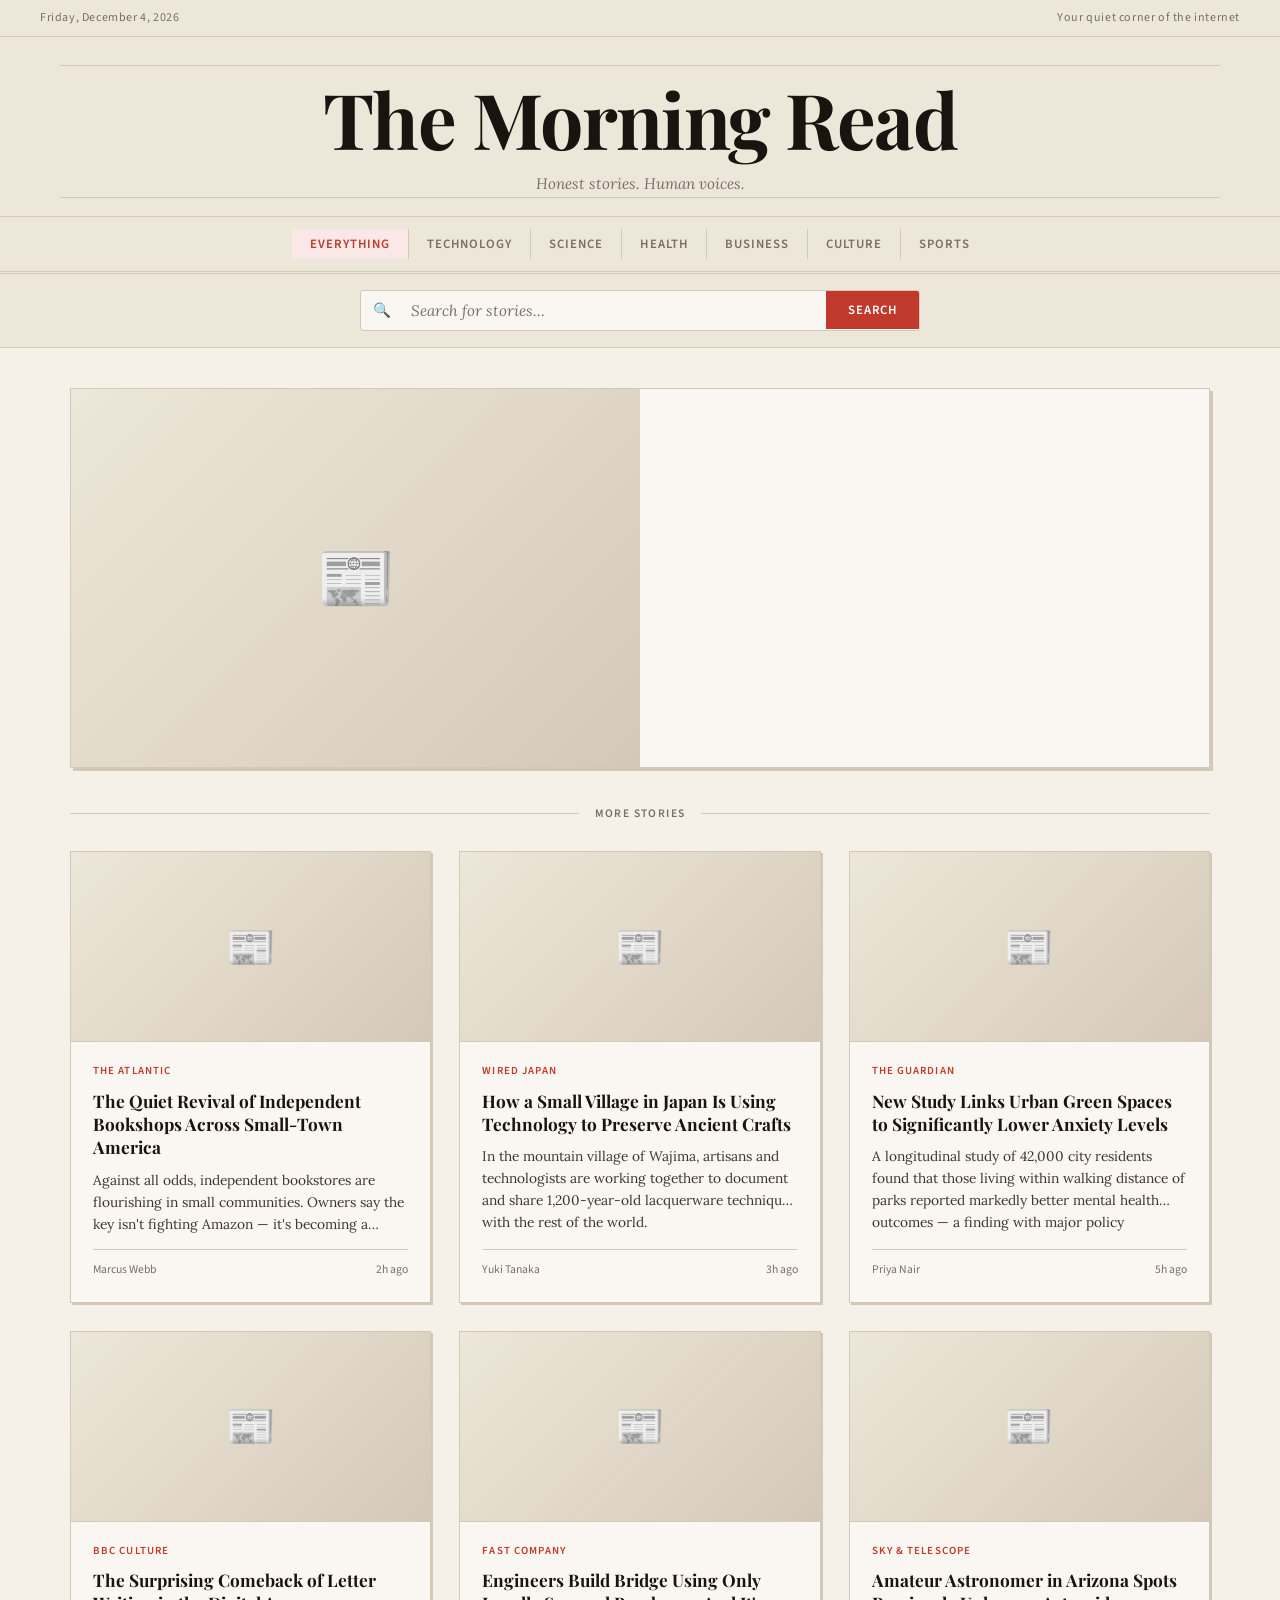
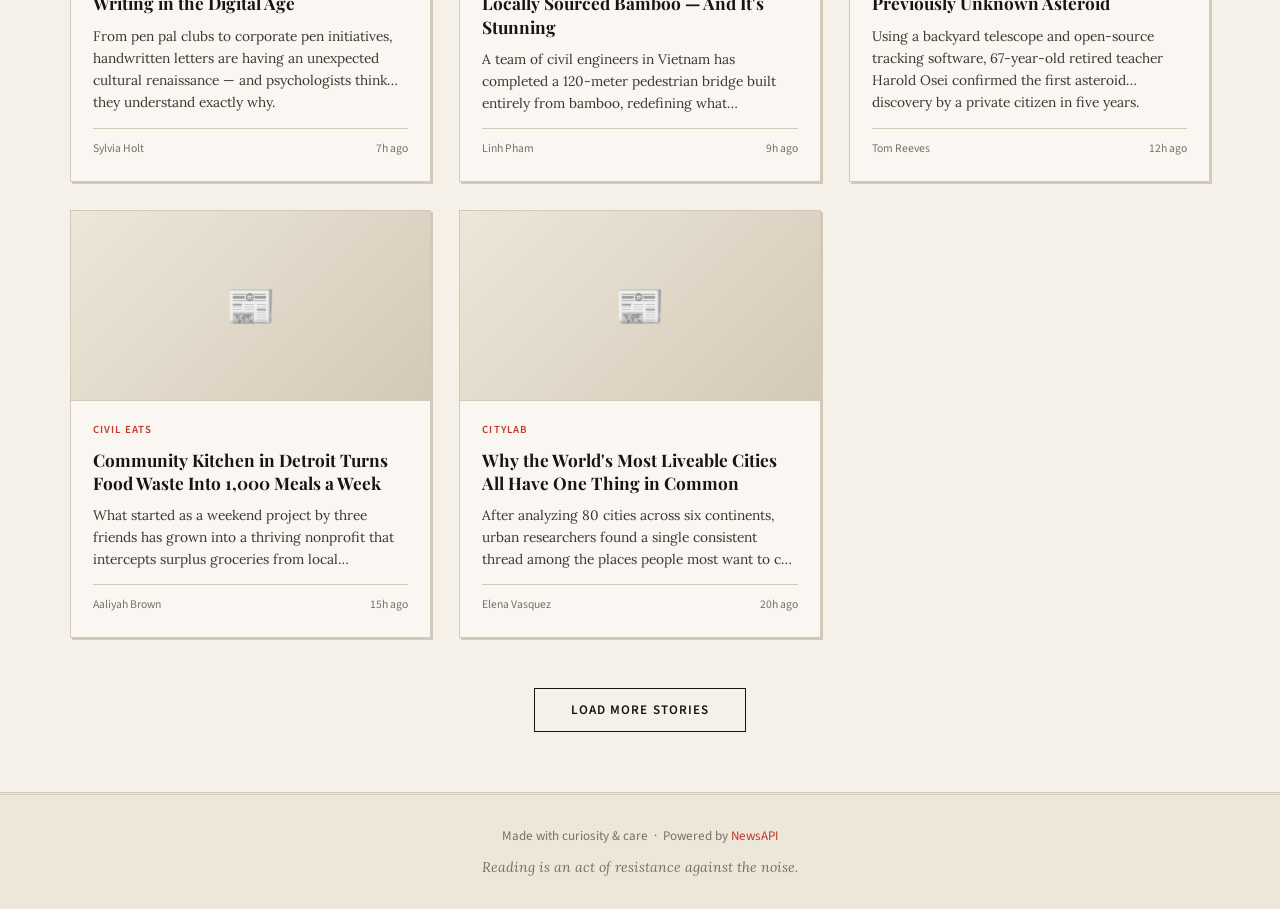
<file: NewsApp/index.html>
<!DOCTYPE html>
<html lang="en">
<head>
  <meta charset="UTF-8" />
  <meta name="viewport" content="width=device-width, initial-scale=1.0"/>
  <title>The Morning Read</title>
  <link rel="stylesheet" href="style.css" />
  <link href="https://fonts.googleapis.com/css2?family=Playfair+Display:ital,wght@0,400;0,700;1,400&family=Lora:ital,wght@0,400;0,500;1,400&family=Source+Sans+3:wght@300;400;600&display=swap" rel="stylesheet"/>
</head>
<body>

  <header class="site-header">
    <div class="header-top">
      <span class="date-line" id="dateLine"></span>
      <span class="tagline">Your quiet corner of the internet</span>
    </div>
    <div class="masthead">
      <h1 class="logo">The Morning Read</h1>
      <p class="sub-logo">Honest stories. Human voices.</p>
    </div>
    <nav class="category-nav">
      <button class="cat-btn active" data-category="general">Everything</button>
      <button class="cat-btn" data-category="technology">Technology</button>
      <button class="cat-btn" data-category="science">Science</button>
      <button class="cat-btn" data-category="health">Health</button>
      <button class="cat-btn" data-category="business">Business</button>
      <button class="cat-btn" data-category="entertainment">Culture</button>
      <button class="cat-btn" data-category="sports">Sports</button>
    </nav>
  </header>

  <div class="search-wrap">
    <div class="search-box">
      <span class="search-icon">🔍</span>
      <input type="text" id="searchInput" placeholder="Search for stories…" />
      <button id="searchBtn">Search</button>
    </div>
  </div>

  <main class="main-content">
    <section class="featured-section" id="featuredSection">
      <div class="featured-card" id="featuredCard">
      </div>
    </section>

    <div class="section-divider">
      <span>More Stories</span>
    </div>

    <section class="news-grid" id="newsGrid">
    </section>

    
    <div class="load-more-wrap">
      <button class="load-more-btn" id="loadMoreBtn">Load more stories</button>
    </div>
  </main>

  
  <footer class="site-footer">
    <p>Made with curiosity &amp; care &nbsp;·&nbsp; Powered by <a href="https://newsapi.org" target="_blank">NewsAPI</a></p>
    <p class="footer-note">Reading is an act of resistance against the noise.</p>
  </footer>

  <div class="modal-overlay" id="modalOverlay">
    <div class="modal-card" id="modalCard">
      <button class="modal-close" id="modalClose">✕</button>
      <div class="modal-inner" id="modalInner"></div>
    </div>
  </div>

  <script src="app.js"></script>
</body>
</html>
</file>
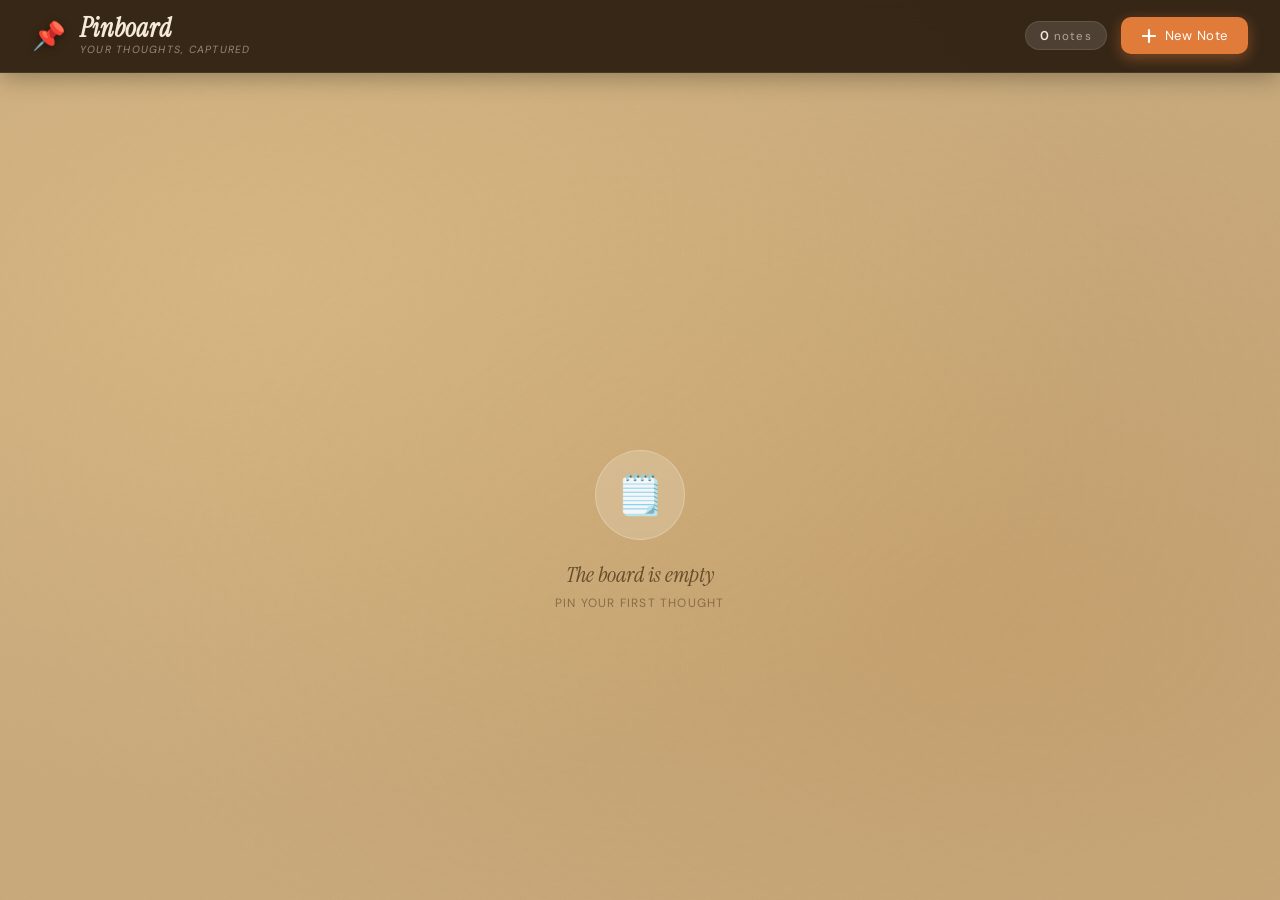
<file: Stickynotes/index.html>
<!DOCTYPE html>
<html lang="en">
<head>
  <meta charset="UTF-8" />
  <meta name="viewport" content="width=device-width, initial-scale=1.0"/>
  <title>Sticky Notes</title>
  <link rel="stylesheet" href="style.css"/>
  <link href="https://fonts.googleapis.com/css2?family=Caveat:wght@400;500;600;700&family=Instrument+Serif:ital@0;1&family=DM+Sans:ital,wght@0,300;0,400;1,300&display=swap" rel="stylesheet"/>
  <script src="https://cdnjs.cloudflare.com/ajax/libs/gsap/3.12.5/gsap.min.js"></script>
</head>
<body>

  <!-- Corkboard texture overlay -->
  <div class="board-texture"></div>
  <div class="noise-overlay"></div>

  <!-- Header -->
  <header class="header" id="header">
    <div class="header-left">
      <span class="pin-emoji">📌</span>
      <div class="title-block">
        <h1 class="site-title">Pinboard</h1>
        <p class="site-sub">your thoughts, captured</p>
      </div>
    </div>
    <div class="header-right">
      <div class="count-badge" id="count-badge">
        <span id="note-count">0</span> notes
      </div>
      <button class="add-btn" id="add-btn">
        <svg width="16" height="16" viewBox="0 0 16 16" fill="none">
          <path d="M8 2v12M2 8h12" stroke="currentColor" stroke-width="2.2" stroke-linecap="round"/>
        </svg>
        New Note
      </button>
    </div>
  </header>

  <!-- Empty state -->
  <div class="empty-state" id="empty-state">
    <div class="empty-blob">
      <span class="empty-emoji">🗒️</span>
    </div>
    <p class="empty-title">The board is empty</p>
    <p class="empty-hint">Pin your first thought</p>
  </div>

  <!-- Notes grid -->
  <main class="board" id="board"></main>

  <script src="script.js"></script>
</body>
</html>
</file>
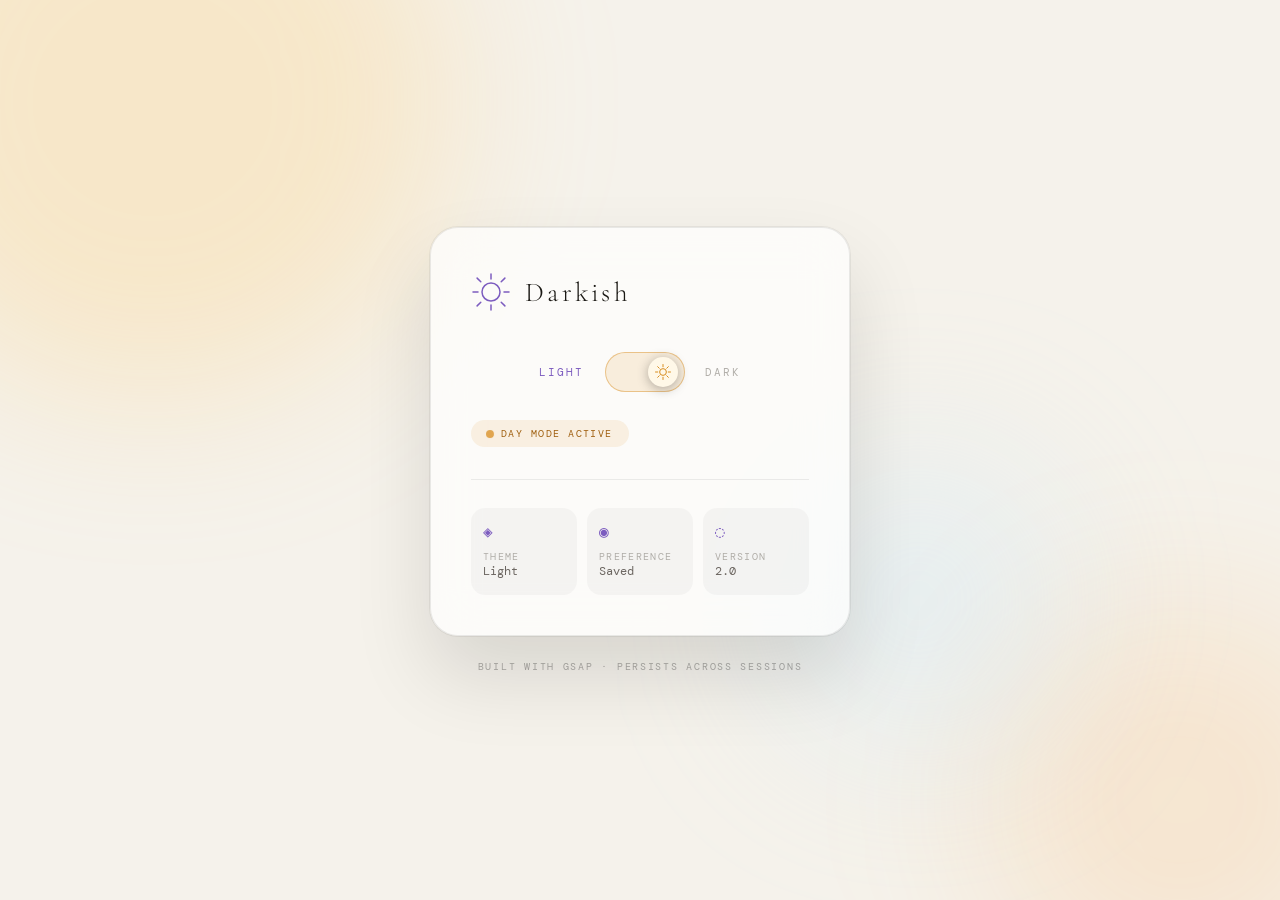
<file: ToggleProject/index.html>
<!DOCTYPE html>
<html lang="en" data-theme="dark">
<head>
  <meta charset="UTF-8" />
  <meta name="viewport" content="width=device-width, initial-scale=1.0"/>
  <title>Theme Toggle</title>
  <link rel="stylesheet" href="style.css" />
  <link href="https://fonts.googleapis.com/css2?family=Cormorant+Garamond:ital,wght@0,300;0,400;1,300&family=DM+Mono:wght@300;400&display=swap" rel="stylesheet"/>
  <script src="https://cdnjs.cloudflare.com/ajax/libs/gsap/3.12.5/gsap.min.js"></script>
</head>
<body>

  <!-- Ambient background orbs -->
  <div class="orb orb-1"></div>
  <div class="orb orb-2"></div>
  <div class="orb orb-3"></div>

  <!-- Star field (dark mode) -->
  <canvas id="stars"></canvas>

  <!-- Main card -->
  <main class="card" id="card">
    <div class="card-inner">

      <header class="card-header">
        <div class="logo" id="logo">
          <svg class="logo-sun" viewBox="0 0 40 40" fill="none" xmlns="http://www.w3.org/2000/svg">
            <circle cx="20" cy="20" r="9" stroke="currentColor" stroke-width="1.5"/>
            <line x1="20" y1="2" x2="20" y2="7" stroke="currentColor" stroke-width="1.5" stroke-linecap="round"/>
            <line x1="20" y1="33" x2="20" y2="38" stroke="currentColor" stroke-width="1.5" stroke-linecap="round"/>
            <line x1="2" y1="20" x2="7" y2="20" stroke="currentColor" stroke-width="1.5" stroke-linecap="round"/>
            <line x1="33" y1="20" x2="38" y2="20" stroke="currentColor" stroke-width="1.5" stroke-linecap="round"/>
            <line x1="6.1" y1="6.1" x2="9.8" y2="9.8" stroke="currentColor" stroke-width="1.5" stroke-linecap="round"/>
            <line x1="30.2" y1="30.2" x2="33.9" y2="33.9" stroke="currentColor" stroke-width="1.5" stroke-linecap="round"/>
            <line x1="33.9" y1="6.1" x2="30.2" y2="9.8" stroke="currentColor" stroke-width="1.5" stroke-linecap="round"/>
            <line x1="9.8" y1="30.2" x2="6.1" y2="33.9" stroke="currentColor" stroke-width="1.5" stroke-linecap="round"/>
          </svg>
          <svg class="logo-moon" viewBox="0 0 40 40" fill="none" xmlns="http://www.w3.org/2000/svg">
            <path d="M28 20.5C28 26.299 23.299 31 17.5 31C14.077 31 11.04 29.369 9.1 26.87C10.113 27.119 11.175 27.25 12.268 27.25C18.895 27.25 24.268 21.877 24.268 15.25C24.268 12.617 23.417 10.18 21.96 8.2C25.497 9.933 28 13.44 28 17.5V20.5Z" stroke="currentColor" stroke-width="1.5" stroke-linejoin="round"/>
          </svg>
        </div>
        <span class="wordmark" id="wordmark">Darkish</span>
      </header>

      <div class="toggle-section">
        <span class="toggle-label label-left" id="label-light">Light</span>

        <button class="toggle-track" id="toggle" role="switch" aria-checked="false" aria-label="Toggle dark mode">
          <div class="toggle-thumb" id="thumb">
            <div class="thumb-face">
              <!-- Sun rays on thumb -->
              <svg class="thumb-sun" viewBox="0 0 24 24" fill="none">
                <circle cx="12" cy="12" r="4.5" stroke="currentColor" stroke-width="1.2"/>
                <line x1="12" y1="2" x2="12" y2="5" stroke="currentColor" stroke-width="1.2" stroke-linecap="round"/>
                <line x1="12" y1="19" x2="12" y2="22" stroke="currentColor" stroke-width="1.2" stroke-linecap="round"/>
                <line x1="2" y1="12" x2="5" y2="12" stroke="currentColor" stroke-width="1.2" stroke-linecap="round"/>
                <line x1="19" y1="12" x2="22" y2="12" stroke="currentColor" stroke-width="1.2" stroke-linecap="round"/>
                <line x1="4.9" y1="4.9" x2="7" y2="7" stroke="currentColor" stroke-width="1.2" stroke-linecap="round"/>
                <line x1="17" y1="17" x2="19.1" y2="19.1" stroke="currentColor" stroke-width="1.2" stroke-linecap="round"/>
                <line x1="19.1" y1="4.9" x2="17" y2="7" stroke="currentColor" stroke-width="1.2" stroke-linecap="round"/>
                <line x1="7" y1="17" x2="4.9" y2="19.1" stroke="currentColor" stroke-width="1.2" stroke-linecap="round"/>
              </svg>
              <!-- Moon on thumb -->
              <svg class="thumb-moon" viewBox="0 0 24 24" fill="none">
                <path d="M17 12.3C17 15.78 14.09 18.6 10.5 18.6C8.45 18.6 6.62 17.62 5.46 16.12C6.07 16.27 6.7 16.35 7.36 16.35C11.34 16.35 14.56 13.13 14.56 9.15C14.56 7.57 14.05 6.11 13.18 4.92C15.1 5.96 17 8.88 17 10.5V12.3Z" stroke="currentColor" stroke-width="1.2" stroke-linejoin="round"/>
              </svg>
            </div>
          </div>
          <div class="track-glow" id="track-glow"></div>
        </button>

        <span class="toggle-label label-right" id="label-dark">Dark</span>
      </div>

      <div class="status-pill" id="status-pill">
        <span class="status-dot" id="status-dot"></span>
        <span class="status-text" id="status-text">Night Mode Active</span>
      </div>

      <div class="divider" id="divider"></div>

      <div class="info-grid" id="info-grid">
        <div class="info-card" id="info-0">
          <div class="info-icon">◈</div>
          <div class="info-body">
            <div class="info-label">Theme</div>
            <div class="info-value" id="theme-value">Dark</div>
          </div>
        </div>
        <div class="info-card" id="info-1">
          <div class="info-icon">◉</div>
          <div class="info-body">
            <div class="info-label">Preference</div>
            <div class="info-value">Saved</div>
          </div>
        </div>
        <div class="info-card" id="info-2">
          <div class="info-icon">◌</div>
          <div class="info-body">
            <div class="info-label">Version</div>
            <div class="info-value">2.0</div>
          </div>
        </div>
      </div>

    </div>
  </main>

  <footer class="footer" id="footer">
    <span>Built with GSAP · Persists across sessions</span>
  </footer>

  <script src="script.js"></script>
</body>
</html>
</file>
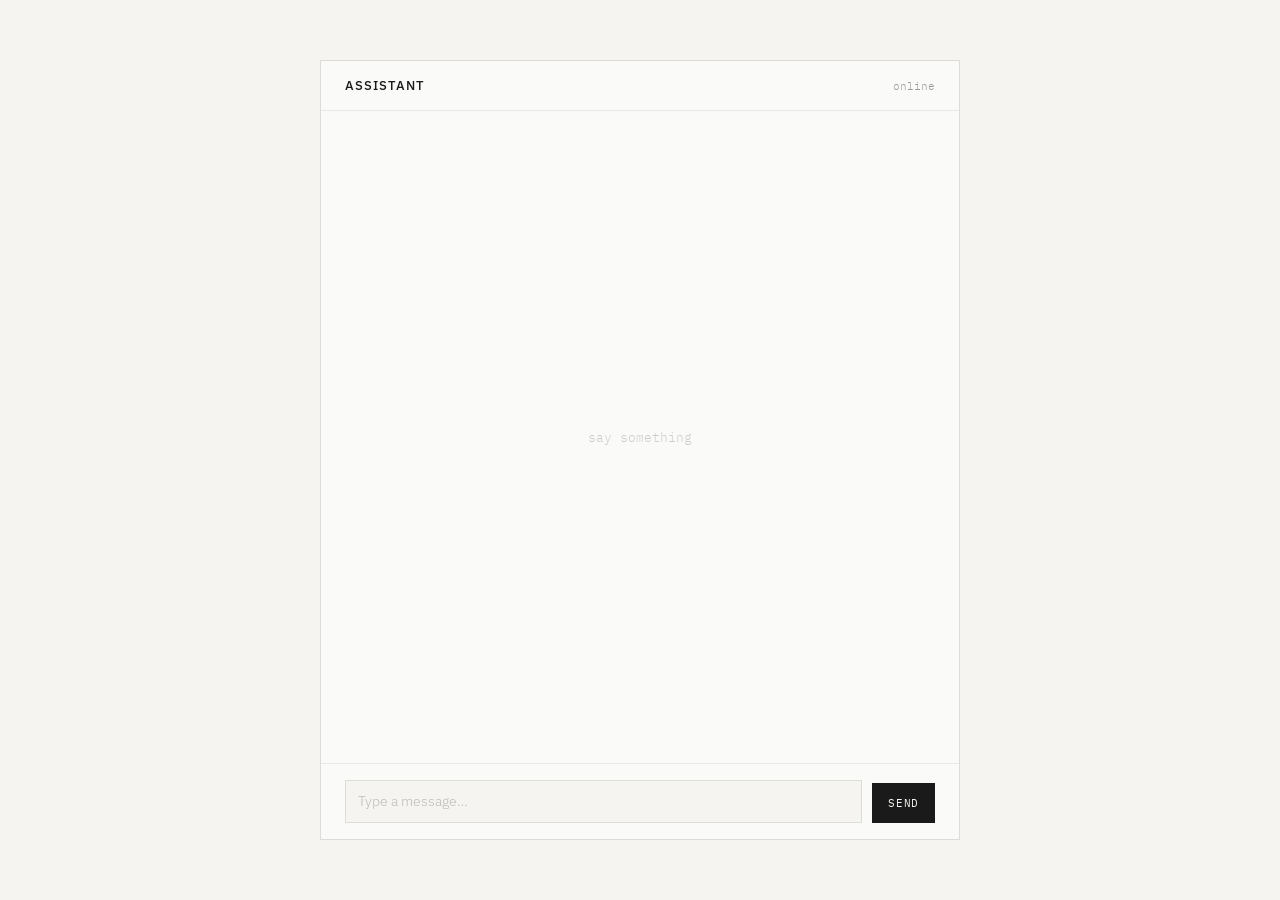
<file: Chatbot/chatbot.html>
<!DOCTYPE html>
<html lang="en">
<head>
<meta charset="UTF-8">
<meta name="viewport" content="width=device-width, initial-scale=1.0">
<title>Chat</title>
<link href="https://fonts.googleapis.com/css2?family=IBM+Plex+Sans:wght@300;400;500&family=IBM+Plex+Mono:wght@300;400&display=swap" rel="stylesheet">
<style>
  *, *::before, *::after { box-sizing: border-box; margin: 0; padding: 0; }

  body {
    font-family: 'IBM Plex Sans', sans-serif;
    font-weight: 300;
    background: #f5f4f0;
    color: #1a1a1a;
    height: 100dvh;
    display: flex;
    align-items: center;
    justify-content: center;
  }

  .app {
    width: 100%;
    max-width: 640px;
    height: 100dvh;
    max-height: 780px;
    display: flex;
    flex-direction: column;
    background: #fafaf8;
    border: 1px solid #ddddd8;
  }

  .header {
    padding: 16px 24px;
    border-bottom: 1px solid #e8e8e4;
    display: flex;
    align-items: center;
    justify-content: space-between;
  }

  .header-name {
    font-size: 13px;
    font-weight: 500;
    letter-spacing: 0.08em;
    text-transform: uppercase;
  }

  .header-status {
    font-family: 'IBM Plex Mono', monospace;
    font-size: 11px;
    color: #999;
    font-weight: 300;
  }

  .messages {
    flex: 1;
    overflow-y: auto;
    padding: 32px 24px;
    display: flex;
    flex-direction: column;
    gap: 24px;
    scroll-behavior: smooth;
  }

  .messages::-webkit-scrollbar { width: 3px; }
  .messages::-webkit-scrollbar-thumb { background: #d0d0cc; }

  .msg {
    display: flex;
    flex-direction: column;
    gap: 4px;
    animation: appear 0.2s ease;
  }

  @keyframes appear {
    from { opacity: 0; transform: translateY(5px); }
    to   { opacity: 1; transform: translateY(0); }
  }

  .msg.user { align-items: flex-end; }
  .msg.bot  { align-items: flex-start; }

  .label {
    font-family: 'IBM Plex Mono', monospace;
    font-size: 10px;
    color: #bbb;
    letter-spacing: 0.06em;
    text-transform: uppercase;
  }

  .bubble {
    max-width: 82%;
    padding: 11px 15px;
    font-size: 14px;
    line-height: 1.7;
    font-weight: 300;
    white-space: pre-wrap;
    word-break: break-word;
  }

  .bubble.user { background: #1a1a1a; color: #f5f4f0; }
  .bubble.bot  { background: #eeede8; color: #1a1a1a; }

  .typing {
    display: flex;
    gap: 5px;
    padding: 14px 15px;
    background: #eeede8;
  }

  .dot {
    width: 5px; height: 5px;
    border-radius: 50%;
    background: #999;
    animation: blink 1.2s infinite;
  }
  .dot:nth-child(2) { animation-delay: 0.2s; }
  .dot:nth-child(3) { animation-delay: 0.4s; }

  @keyframes blink {
    0%, 80%, 100% { opacity: 0.25; }
    40% { opacity: 1; }
  }

  .empty {
    color: #ccc;
    font-size: 13px;
    text-align: center;
    margin: auto;
    font-family: 'IBM Plex Mono', monospace;
    font-weight: 300;
  }

  .input-area {
    border-top: 1px solid #e8e8e4;
    padding: 16px 24px;
    display: flex;
    gap: 10px;
    align-items: flex-end;
    background: #fafaf8;
  }

  textarea {
    flex: 1;
    border: 1px solid #ddddd8;
    background: #f5f4f0;
    padding: 10px 12px;
    font-family: 'IBM Plex Sans', sans-serif;
    font-size: 14px;
    font-weight: 300;
    color: #1a1a1a;
    resize: none;
    outline: none;
    min-height: 40px;
    max-height: 120px;
    line-height: 1.5;
    transition: border-color 0.15s;
  }

  textarea:focus { border-color: #aaa; }
  textarea::placeholder { color: #bbb; }

  button {
    height: 40px;
    padding: 0 16px;
    background: #1a1a1a;
    color: #f5f4f0;
    border: none;
    font-family: 'IBM Plex Mono', monospace;
    font-size: 11px;
    letter-spacing: 0.06em;
    text-transform: uppercase;
    cursor: pointer;
    transition: opacity 0.15s;
    flex-shrink: 0;
  }

  button:hover    { opacity: 0.7; }
  button:disabled { opacity: 0.2; cursor: not-allowed; }
</style>
</head>
<body>
<div class="app">
  <div class="header">
    <span class="header-name">Assistant</span>
    <span class="header-status">online</span>
  </div>

  <div class="messages" id="messages">
    <div class="empty" id="empty">say something</div>
  </div>

  <div class="input-area">
    <textarea id="input" placeholder="Type a message…" rows="1"></textarea>
    <button id="send" onclick="sendMessage()">Send</button>
  </div>
</div>

<script>
  const messagesEl = document.getElementById('messages');
  const inputEl    = document.getElementById('input');
  const sendBtn    = document.getElementById('send');
  const history    = [];

  inputEl.addEventListener('input', () => {
    inputEl.style.height = 'auto';
    inputEl.style.height = Math.min(inputEl.scrollHeight, 120) + 'px';
  });

  inputEl.addEventListener('keydown', e => {
    if (e.key === 'Enter' && !e.shiftKey) { e.preventDefault(); sendMessage(); }
  });

  function addMessage(role, text) {
    document.getElementById('empty')?.remove();
    const wrap = document.createElement('div');
    wrap.className = `msg ${role}`;
    wrap.innerHTML = `<div class="label">${role === 'user' ? 'you' : 'ai'}</div><div class="bubble ${role}">${text}</div>`;
    messagesEl.appendChild(wrap);
    messagesEl.scrollTop = messagesEl.scrollHeight;
  }

  function addTyping() {
    const wrap = document.createElement('div');
    wrap.className = 'msg bot'; wrap.id = 'typing';
    wrap.innerHTML = `<div class="label">ai</div><div class="typing"><div class="dot"></div><div class="dot"></div><div class="dot"></div></div>`;
    messagesEl.appendChild(wrap);
    messagesEl.scrollTop = messagesEl.scrollHeight;
  }

  async function sendMessage() {
    const text = inputEl.value.trim();
    if (!text) return;
    inputEl.value = ''; inputEl.style.height = 'auto';
    sendBtn.disabled = true;
    addMessage('user', text);
    history.push({ role: 'user', content: text });
    addTyping();

    try {
      const res  = await fetch('https://api.anthropic.com/v1/messages', {
        method: 'POST',
        headers: { 'Content-Type': 'application/json' },
        body: JSON.stringify({
          model: 'claude-sonnet-4-20250514',
          max_tokens: 1000,
          system: 'You are a helpful assistant. Be concise and clear.',
          messages: history
        })
      });
      const data  = await res.json();
      const reply = data?.content?.[0]?.text || 'No response.';
      document.getElementById('typing')?.remove();
      addMessage('bot', reply);
      history.push({ role: 'assistant', content: reply });
    } catch {
      document.getElementById('typing')?.remove();
      addMessage('bot', 'Something went wrong. Please try again.');
    }

    sendBtn.disabled = false;
    inputEl.focus();
  }
</script>
</body>
</html>
</file>
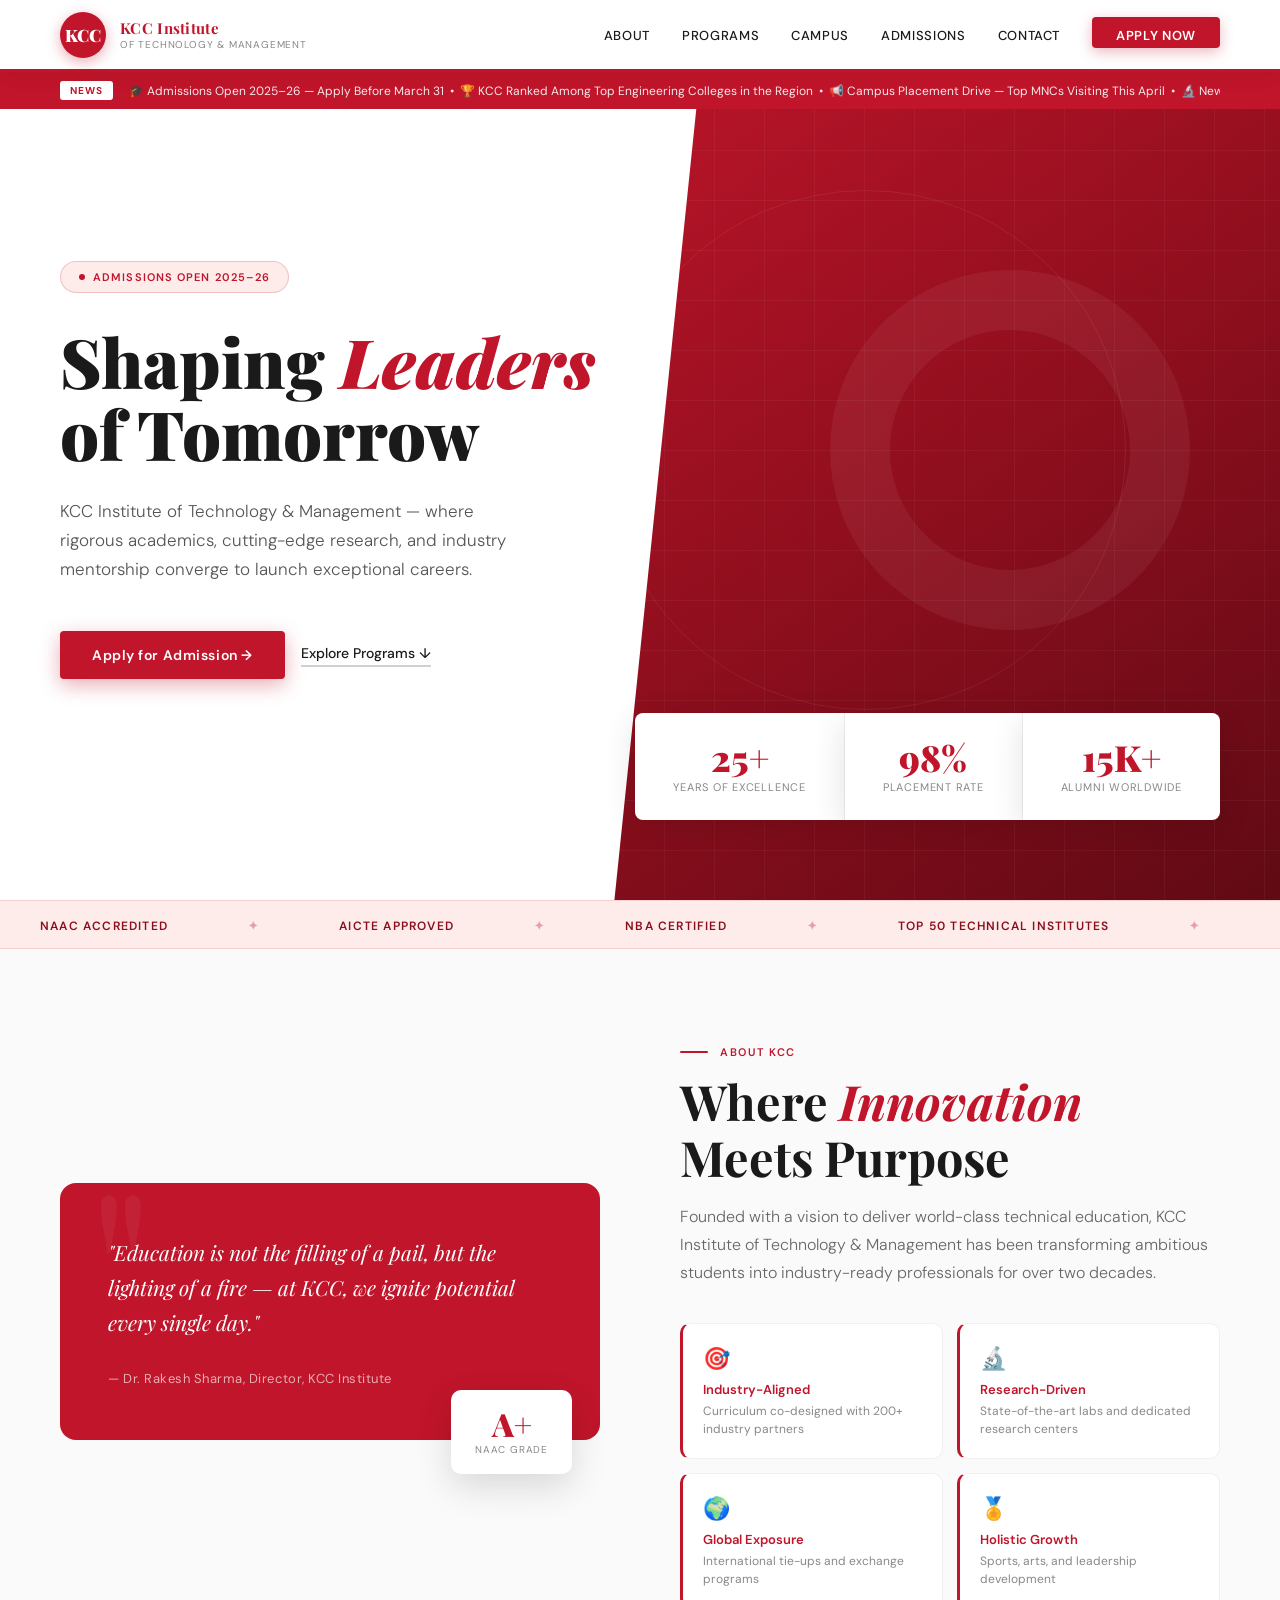
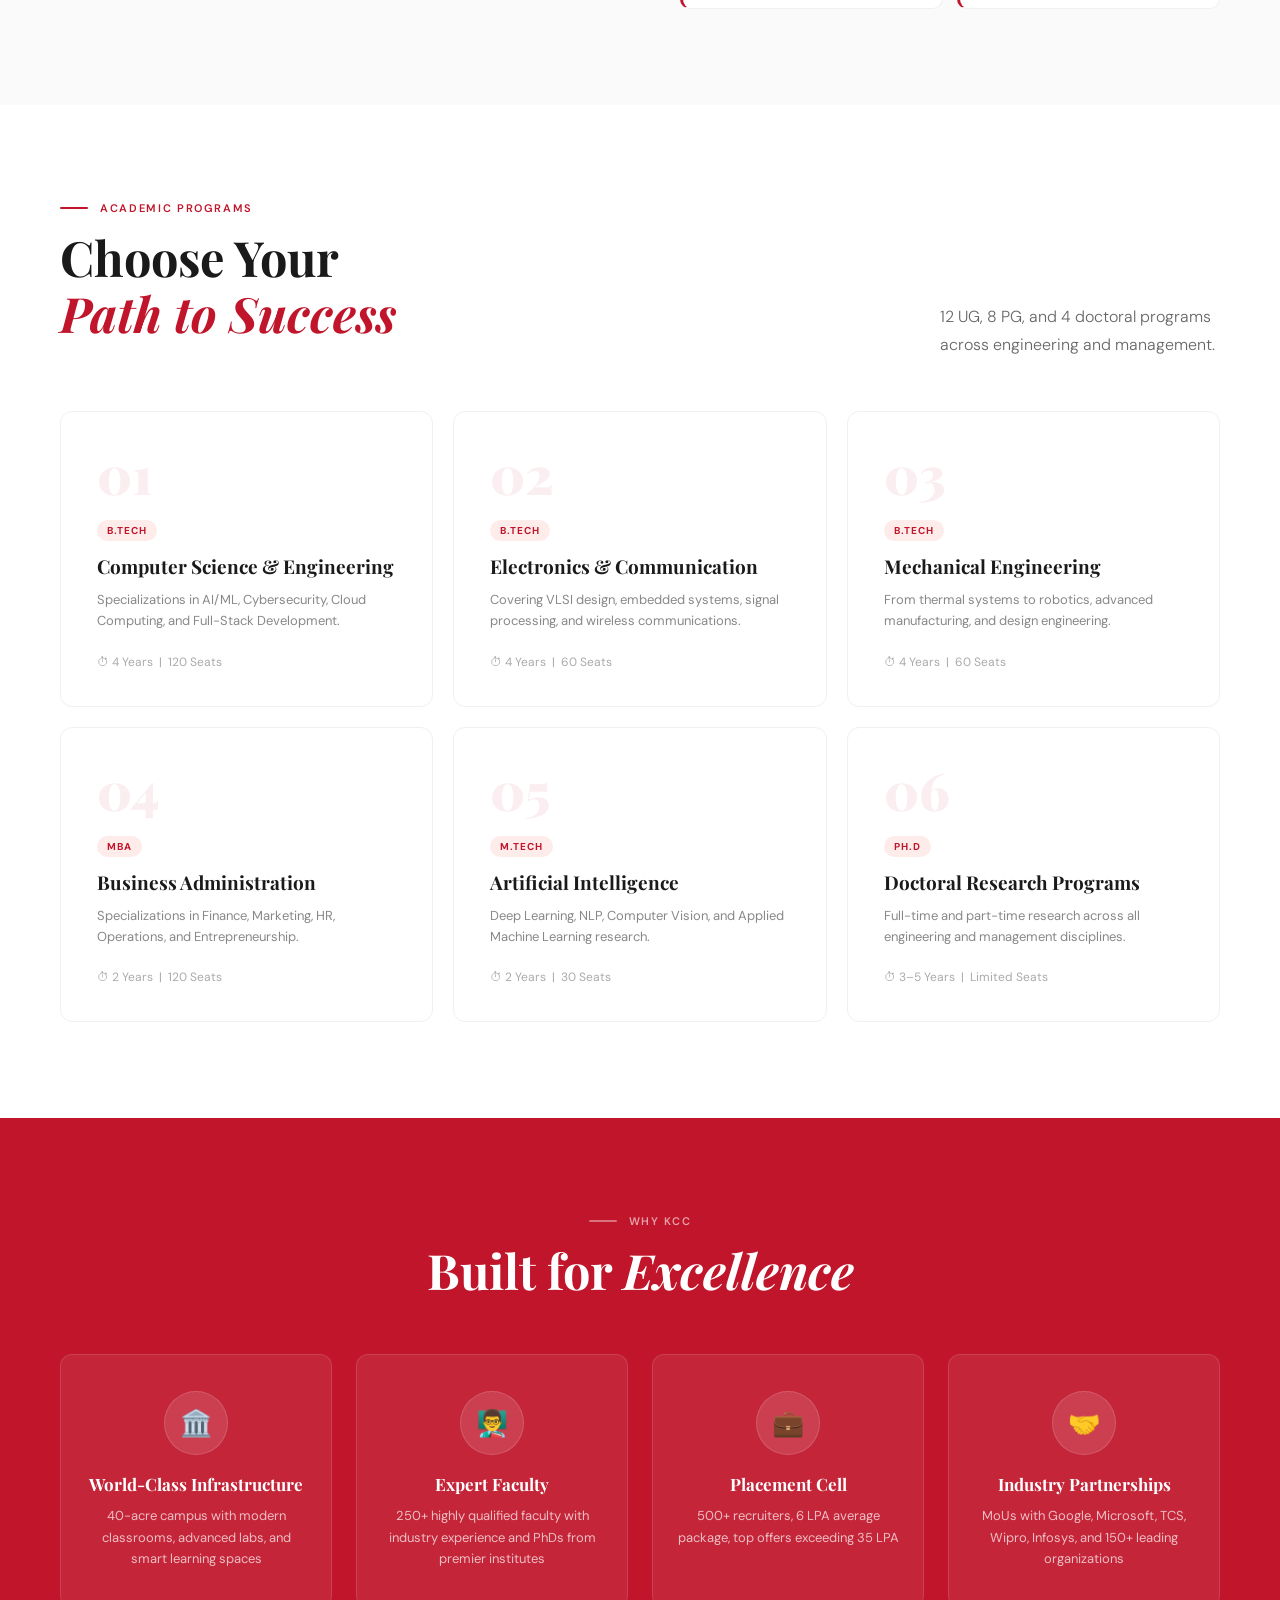
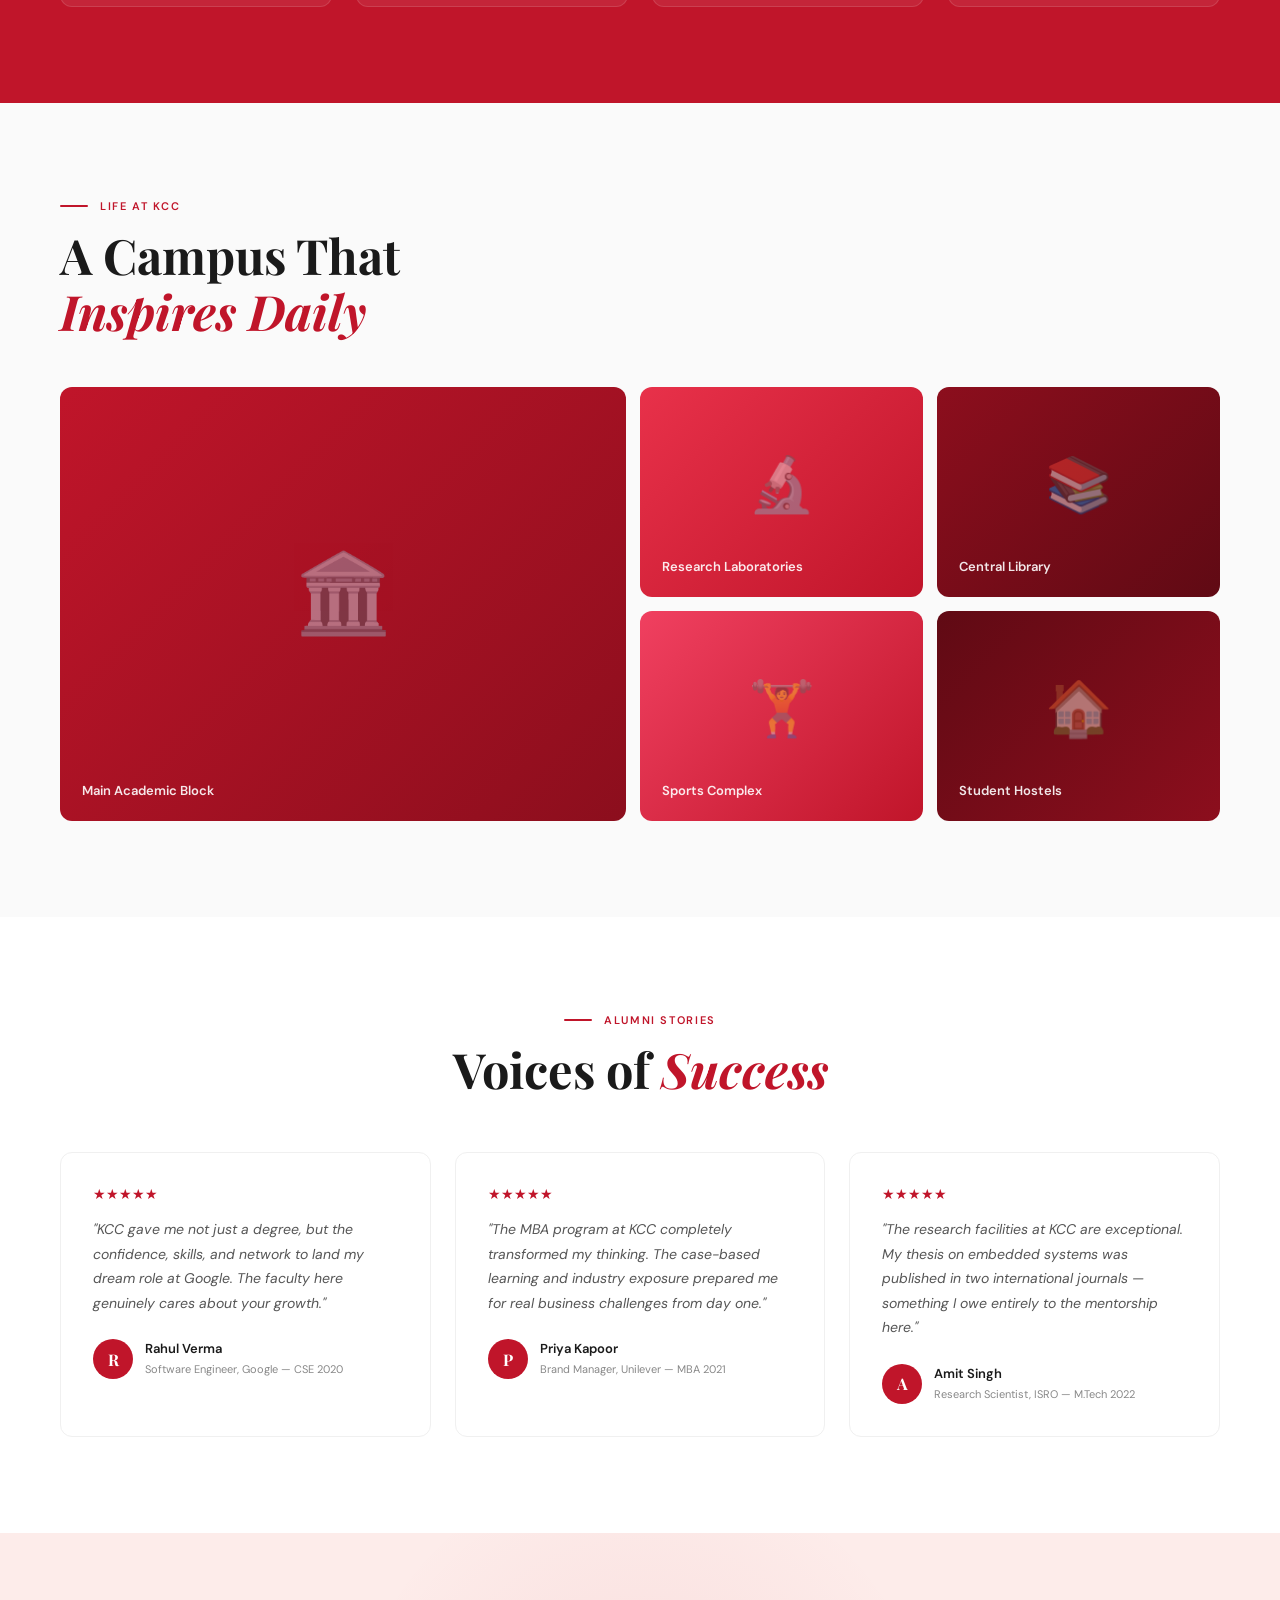
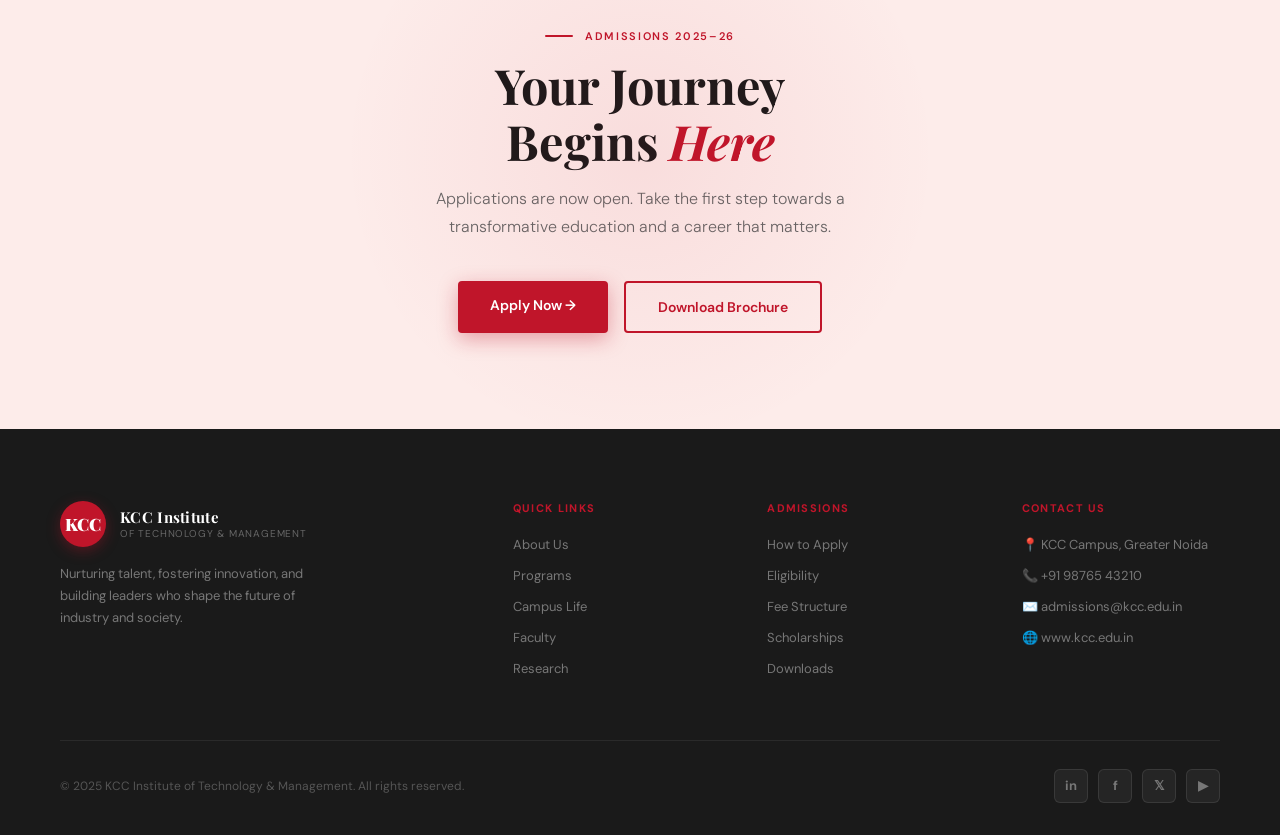
<file: CollegeWebsite/kcc-institute (1).html>
<!DOCTYPE html>
<html lang="en">
<head>
  <meta charset="UTF-8" />
  <meta name="viewport" content="width=device-width, initial-scale=1.0"/>
  <title>KCC Institute of Technology & Management</title>
  <link href="https://fonts.googleapis.com/css2?family=Playfair+Display:wght@400;700;900&family=DM+Sans:wght@300;400;500;600&display=swap" rel="stylesheet"/>
  <style>
    :root {
      --red:        #c0152a;
      --red-dark:   #8c0e1d;
      --red-deep:   #600a14;
      --red-light:  #e8314a;
      --red-pale:   #fdecea;
      --white:      #ffffff;
      --off-white:  #fafafa;
      --light-gray: #f0f0f0;
      --mid-gray:   #d0d0d0;
      --gray:       #888888;
      --dark:       #1a1a1a;
    }

    *, *::before, *::after { box-sizing: border-box; margin: 0; padding: 0; }
    html { scroll-behavior: smooth; }

    body {
      font-family: 'DM Sans', sans-serif;
      background: var(--white);
      color: var(--dark);
      overflow-x: hidden;
    }

    /* NAV */
    nav {
      position: fixed;
      top: 0; left: 0; right: 0;
      z-index: 100;
      display: flex;
      align-items: center;
      justify-content: space-between;
      padding: 0 60px;
      height: 72px;
      background: var(--white);
      border-bottom: 3px solid var(--red);
      box-shadow: 0 2px 20px rgba(0,0,0,0.07);
    }

    .nav-logo { display: flex; align-items: center; gap: 14px; }

    .logo-emblem {
      width: 46px; height: 46px;
      border-radius: 50%;
      background: var(--red);
      display: flex;
      align-items: center;
      justify-content: center;
      font-family: 'Playfair Display', serif;
      font-weight: 900;
      font-size: 17px;
      color: var(--white);
      flex-shrink: 0;
      box-shadow: 0 4px 14px rgba(192,21,42,0.35);
    }

    .logo-text { display: flex; flex-direction: column; }
    .logo-text span:first-child {
      font-family: 'Playfair Display', serif;
      font-size: 15px; font-weight: 700;
      color: var(--red); letter-spacing: 0.02em;
    }
    .logo-text span:last-child {
      font-size: 10px; color: var(--gray);
      letter-spacing: 0.08em; text-transform: uppercase;
    }

    .nav-links { display: flex; gap: 32px; list-style: none; align-items: center; }
    .nav-links a {
      text-decoration: none; color: var(--dark);
      font-size: 13px; font-weight: 500;
      letter-spacing: 0.05em; text-transform: uppercase;
      transition: color 0.2s; position: relative; padding-bottom: 4px;
    }
    .nav-links a::after {
      content: ''; position: absolute;
      bottom: 0; left: 0; width: 0; height: 2px;
      background: var(--red); transition: width 0.3s;
    }
    .nav-links a:hover { color: var(--red); }
    .nav-links a:hover::after { width: 100%; }

    .nav-cta {
      background: var(--red) !important;
      color: var(--white) !important;
      padding: 10px 24px; border-radius: 4px;
      font-weight: 600 !important;
      box-shadow: 0 4px 14px rgba(192,21,42,0.3);
      transition: background 0.3s, transform 0.2s, box-shadow 0.3s !important;
    }
    .nav-cta::after { display: none !important; }
    .nav-cta:hover {
      background: var(--red-light) !important;
      transform: translateY(-1px);
      box-shadow: 0 6px 20px rgba(192,21,42,0.45) !important;
    }

    /* TICKER */
    .ticker {
      position: fixed;
      top: 72px; left: 0; right: 0; z-index: 99;
      background: var(--red);
      padding: 9px 60px;
      display: flex; align-items: center; gap: 16px;
      overflow: hidden;
    }
    .ticker-label {
      background: var(--white); color: var(--red);
      font-size: 10px; font-weight: 700;
      letter-spacing: 0.1em; text-transform: uppercase;
      padding: 3px 10px; border-radius: 3px; flex-shrink: 0;
    }
    .ticker-text { font-size: 12px; color: rgba(255,255,255,0.9); overflow: hidden; white-space: nowrap; }
    .ticker-scroll { animation: ticker 22s linear infinite; display: inline-block; }
    @keyframes ticker { from { transform: translateX(0); } to { transform: translateX(-50%); } }

    /* HERO */
    .hero {
      min-height: 100vh;
      display: flex; align-items: center;
      position: relative; overflow: hidden;
      padding: 140px 60px 100px;
      background: var(--white);
    }

    .hero-bg-shape {
      position: absolute; top: 0; right: 0;
      width: 52%; height: 100%;
      background: linear-gradient(145deg, var(--red) 0%, var(--red-dark) 55%, var(--red-deep) 100%);
      clip-path: polygon(14% 0%, 100% 0%, 100% 100%, 0% 100%);
    }
    .hero-bg-pattern {
      position: absolute; top: 0; right: 0;
      width: 52%; height: 100%;
      clip-path: polygon(14% 0%, 100% 0%, 100% 100%, 0% 100%);
      background-image:
        linear-gradient(rgba(255,255,255,0.045) 1px, transparent 1px),
        linear-gradient(90deg, rgba(255,255,255,0.045) 1px, transparent 1px);
      background-size: 50px 50px;
    }
    .hero-deco-circle {
      position: absolute; right: 7%; top: 50%;
      transform: translateY(-50%);
      width: 360px; height: 360px;
      border-radius: 50%;
      border: 60px solid rgba(255,255,255,0.055);
      pointer-events: none;
    }
    .hero-deco-circle2 {
      position: absolute; right: 12%; top: 50%;
      transform: translateY(-50%);
      width: 520px; height: 520px;
      border-radius: 50%;
      border: 1px solid rgba(255,255,255,0.07);
      pointer-events: none;
    }

    .hero-content { position: relative; z-index: 2; max-width: 580px; }

    .hero-badge {
      display: inline-flex; align-items: center; gap: 8px;
      background: var(--red-pale); border: 1px solid rgba(192,21,42,0.2);
      padding: 8px 18px; border-radius: 100px;
      font-size: 11px; color: var(--red); font-weight: 600;
      letter-spacing: 0.1em; text-transform: uppercase;
      margin-bottom: 32px; animation: fadeUp 0.8s ease both;
    }
    .hero-badge::before {
      content: ''; width: 6px; height: 6px;
      background: var(--red); border-radius: 50%;
      animation: pulse 2s infinite;
    }
    @keyframes pulse { 0%,100%{opacity:1;transform:scale(1)} 50%{opacity:0.4;transform:scale(1.4)} }

    h1 {
      font-family: 'Playfair Display', serif;
      font-size: clamp(40px, 5.5vw, 68px);
      font-weight: 900; line-height: 1.06;
      color: var(--dark); margin-bottom: 28px;
      animation: fadeUp 0.8s 0.15s ease both;
    }
    h1 em { font-style: italic; color: var(--red); }

    .hero-sub {
      font-size: 17px; color: #555; line-height: 1.7;
      max-width: 480px; margin-bottom: 48px; font-weight: 300;
      animation: fadeUp 0.8s 0.3s ease both;
    }

    .hero-actions {
      display: flex; gap: 16px; align-items: center;
      animation: fadeUp 0.8s 0.45s ease both;
    }

    .btn-primary {
      background: var(--red); color: var(--white);
      padding: 15px 32px; border-radius: 4px;
      font-weight: 600; font-size: 14px; letter-spacing: 0.04em;
      text-decoration: none; transition: all 0.3s;
      display: inline-flex; align-items: center; gap: 8px;
      box-shadow: 0 6px 20px rgba(192,21,42,0.35);
    }
    .btn-primary:hover { background: var(--red-light); transform: translateY(-2px); box-shadow: 0 10px 28px rgba(192,21,42,0.45); }

    .btn-secondary {
      color: var(--dark); font-size: 14px; text-decoration: none;
      display: inline-flex; align-items: center; gap: 8px;
      border-bottom: 2px solid var(--mid-gray); padding-bottom: 3px;
      font-weight: 500; transition: all 0.3s;
    }
    .btn-secondary:hover { color: var(--red); border-color: var(--red); }

    .hero-stats {
      position: absolute; right: 60px; bottom: 80px;
      display: flex; z-index: 3;
      animation: fadeUp 0.8s 0.6s ease both;
    }
    .stat {
      text-align: center; padding: 26px 38px;
      background: var(--white); box-shadow: 0 8px 32px rgba(0,0,0,0.12);
    }
    .stat:first-child { border-radius: 8px 0 0 8px; }
    .stat:last-child  { border-radius: 0 8px 8px 0; }
    .stat:not(:last-child) { border-right: 1px solid var(--light-gray); }
    .stat-number {
      font-family: 'Playfair Display', serif;
      font-size: 36px; font-weight: 900; color: var(--red); line-height: 1;
    }
    .stat-label { font-size: 11px; color: var(--gray); text-transform: uppercase; letter-spacing: 0.07em; margin-top: 5px; }

    @keyframes fadeUp { from{opacity:0;transform:translateY(24px)} to{opacity:1;transform:translateY(0)} }

    /* MARQUEE */
    .marquee-bar {
      background: var(--red-pale);
      border-top: 1px solid rgba(192,21,42,0.12);
      border-bottom: 1px solid rgba(192,21,42,0.12);
      padding: 13px 0; overflow: hidden; white-space: nowrap;
    }
    .marquee-inner { display: inline-flex; animation: marquee 28s linear infinite; }
    .marquee-item { color: var(--red-dark); font-size: 12px; font-weight: 600; letter-spacing: 0.1em; text-transform: uppercase; padding: 0 40px; }
    .marquee-dot { color: var(--red); opacity: 0.35; }
    @keyframes marquee { from{transform:translateX(0)} to{transform:translateX(-50%)} }

    /* SECTIONS */
    section { padding: 96px 60px; }

    .section-label {
      font-size: 11px; color: var(--red); text-transform: uppercase;
      letter-spacing: 0.15em; margin-bottom: 14px;
      display: flex; align-items: center; gap: 12px; font-weight: 600;
    }
    .section-label::before { content:''; width:28px; height:2px; background:var(--red); border-radius:2px; }

    .section-title {
      font-family: 'Playfair Display', serif;
      font-size: clamp(30px, 3.8vw, 50px);
      font-weight: 700; line-height: 1.15; color: var(--dark); margin-bottom: 18px;
    }
    .section-desc { color: #666; font-size: 16px; line-height: 1.75; max-width: 540px; font-weight: 300; }

    /* ABOUT */
    .about {
      background: var(--off-white);
      display: grid; grid-template-columns: 1fr 1fr; gap: 80px; align-items: center;
    }
    .about-card-wrap { position: relative; padding-bottom: 30px; }
    .about-card {
      background: var(--red); border-radius: 16px;
      padding: 52px 48px; position: relative; overflow: hidden; color: var(--white);
    }
    .about-card::before {
      content: '"'; position: absolute; top: -28px; left: 28px;
      font-family: 'Playfair Display', serif; font-size: 220px;
      color: rgba(255,255,255,0.06); line-height: 1;
    }
    .about-card blockquote {
      font-family: 'Playfair Display', serif;
      font-size: 21px; font-style: italic; line-height: 1.65;
      margin-bottom: 28px; position: relative; z-index: 1;
    }
    .about-card cite { font-size: 13px; color: rgba(255,255,255,0.65); font-style: normal; letter-spacing: 0.04em; }

    .about-badge {
      position: absolute; bottom: -4px; right: 28px;
      background: var(--white); color: var(--red);
      padding: 18px 24px; border-radius: 10px; text-align: center;
      box-shadow: 0 12px 36px rgba(0,0,0,0.14);
    }
    .about-badge .num { font-family: 'Playfair Display', serif; font-size: 32px; font-weight: 900; line-height: 1; }
    .about-badge .lbl { font-size: 10px; color: var(--gray); text-transform: uppercase; letter-spacing: 0.08em; margin-top: 3px; }

    .pillars { display: grid; grid-template-columns: 1fr 1fr; gap: 14px; margin-top: 36px; }
    .pillar {
      background: var(--white); border: 1px solid var(--light-gray);
      border-radius: 10px; padding: 20px; border-left: 3px solid var(--red);
      transition: all 0.3s;
    }
    .pillar:hover { box-shadow: 0 4px 20px rgba(192,21,42,0.1); transform: translateY(-2px); }
    .pillar-icon { font-size: 22px; margin-bottom: 8px; }
    .pillar h4 { font-size: 13px; font-weight: 600; color: var(--red); margin-bottom: 4px; }
    .pillar p  { font-size: 12px; color: var(--gray); line-height: 1.5; }

    /* PROGRAMS */
    .programs { background: var(--white); }
    .programs-header { display: flex; justify-content: space-between; align-items: flex-end; margin-bottom: 52px; }
    .programs-grid { display: grid; grid-template-columns: repeat(3,1fr); gap: 20px; }

    .program-card {
      border: 1px solid var(--light-gray); border-radius: 12px;
      padding: 36px; position: relative; overflow: hidden;
      transition: all 0.35s; background: var(--white);
    }
    .program-card::before {
      content: ''; position: absolute;
      top: 0; left: 0; right: 0; height: 4px;
      background: var(--red); transform: scaleX(0); transform-origin: left; transition: transform 0.35s;
    }
    .program-card:hover { border-color: rgba(192,21,42,0.18); box-shadow: 0 8px 32px rgba(192,21,42,0.1); transform: translateY(-4px); }
    .program-card:hover::before { transform: scaleX(1); }

    .program-number { font-family: 'Playfair Display', serif; font-size: 52px; font-weight: 900; color: rgba(192,21,42,0.07); line-height: 1; margin-bottom: 18px; }
    .program-tag { display: inline-block; background: var(--red-pale); color: var(--red); font-size: 10px; font-weight: 700; letter-spacing: 0.1em; text-transform: uppercase; padding: 4px 10px; border-radius: 100px; margin-bottom: 12px; }
    .program-title { font-family: 'Playfair Display', serif; font-size: 19px; font-weight: 700; color: var(--dark); margin-bottom: 10px; }
    .program-desc { font-size: 13px; color: var(--gray); line-height: 1.65; margin-bottom: 22px; }
    .program-duration { font-size: 12px; color: #aaa; }

    /* FEATURES */
    .features { background: var(--red); color: var(--white); }
    .features .section-label { color: rgba(255,255,255,0.6); }
    .features .section-label::before { background: rgba(255,255,255,0.4); }
    .features .section-title { color: var(--white); }

    .features-grid { display: grid; grid-template-columns: repeat(4,1fr); gap: 24px; margin-top: 56px; }
    .feature {
      background: rgba(255,255,255,0.07); border: 1px solid rgba(255,255,255,0.12);
      border-radius: 12px; padding: 36px 24px; text-align: center; transition: all 0.3s;
    }
    .feature:hover { background: rgba(255,255,255,0.13); transform: translateY(-4px); box-shadow: 0 16px 40px rgba(0,0,0,0.2); }
    .feature-icon {
      width: 64px; height: 64px; background: rgba(255,255,255,0.12);
      border-radius: 50%; display: flex; align-items: center; justify-content: center;
      font-size: 26px; margin: 0 auto 18px; border: 1px solid rgba(255,255,255,0.15);
    }
    .feature h3 { font-family: 'Playfair Display', serif; font-size: 17px; font-weight: 700; margin-bottom: 10px; color: var(--white); }
    .feature p  { font-size: 13px; color: rgba(255,255,255,0.7); line-height: 1.65; }

    /* CAMPUS */
    .campus { background: var(--off-white); }
    .campus-grid { display: grid; grid-template-columns: 2fr 1fr 1fr; grid-template-rows: 210px 210px; gap: 14px; margin-top: 48px; }
    .campus-tile { border-radius: 12px; overflow: hidden; }
    .campus-tile:first-child { grid-row: span 2; }
    .campus-tile-inner { width: 100%; height: 100%; display: flex; align-items: flex-end; padding: 22px; position: relative; }
    .campus-tile:nth-child(1) .campus-tile-inner { background: linear-gradient(135deg, var(--red) 0%, var(--red-dark) 100%); }
    .campus-tile:nth-child(2) .campus-tile-inner { background: linear-gradient(135deg, #e8314a, var(--red)); }
    .campus-tile:nth-child(3) .campus-tile-inner { background: linear-gradient(135deg, var(--red-dark), var(--red-deep)); }
    .campus-tile:nth-child(4) .campus-tile-inner { background: linear-gradient(135deg, #f04060, var(--red)); }
    .campus-tile:nth-child(5) .campus-tile-inner { background: linear-gradient(135deg, var(--red-deep), var(--red-dark)); }
    .campus-emoji { position: absolute; top: 50%; left: 50%; transform: translate(-50%,-60%); font-size: 54px; opacity: 0.45; }
    .campus-tile:first-child .campus-emoji { font-size: 78px; }
    .campus-label { font-size: 13px; font-weight: 600; color: rgba(255,255,255,0.9); position: relative; z-index: 1; }

    /* TESTIMONIALS */
    .testimonials { background: var(--white); }
    .testimonials-grid { display: grid; grid-template-columns: repeat(3,1fr); gap: 24px; margin-top: 56px; }
    .testimonial {
      border: 1px solid var(--light-gray); border-radius: 12px; padding: 32px;
      transition: all 0.3s; position: relative;
    }
    .testimonial::after {
      content: ''; position: absolute; bottom: 0; left: 0; right: 0;
      height: 3px; background: var(--red); border-radius: 0 0 12px 12px;
      transform: scaleX(0); transition: transform 0.3s;
    }
    .testimonial:hover { box-shadow: 0 6px 28px rgba(192,21,42,0.1); border-color: rgba(192,21,42,0.2); }
    .testimonial:hover::after { transform: scaleX(1); }
    .stars { color: var(--red); font-size: 14px; margin-bottom: 14px; }
    .testimonial p { font-size: 14px; color: #555; line-height: 1.75; margin-bottom: 24px; font-style: italic; }
    .testimonial-author { display: flex; align-items: center; gap: 12px; }
    .author-avatar { width: 40px; height: 40px; border-radius: 50%; background: var(--red); display: flex; align-items: center; justify-content: center; font-family: 'Playfair Display', serif; font-weight: 700; font-size: 16px; color: var(--white); flex-shrink: 0; }
    .author-info span:first-child { display: block; font-size: 13px; font-weight: 600; color: var(--dark); }
    .author-info span:last-child  { font-size: 11px; color: var(--gray); }

    /* CTA */
    .cta-section { background: var(--red-pale); text-align: center; padding: 96px 60px; position: relative; overflow: hidden; }
    .cta-section::before { content: ''; position: absolute; top: -80px; left: 50%; transform: translateX(-50%); width: 600px; height: 600px; border-radius: 50%; background: radial-gradient(circle, rgba(192,21,42,0.07) 0%, transparent 70%); }
    .cta-section .section-title { max-width: 600px; margin: 0 auto 16px; }
    .cta-section .section-desc  { max-width: 460px; margin: 0 auto 40px; }
    .cta-buttons { display: flex; gap: 16px; justify-content: center; position: relative; }

    .btn-red { background: var(--red); color: var(--white); padding: 15px 32px; border-radius: 4px; font-weight: 600; font-size: 14px; text-decoration: none; box-shadow: 0 6px 20px rgba(192,21,42,0.35); transition: all 0.3s; }
    .btn-red:hover { background: var(--red-light); transform: translateY(-2px); box-shadow: 0 10px 28px rgba(192,21,42,0.45); }
    .btn-outline-red { background: transparent; color: var(--red); padding: 15px 32px; border-radius: 4px; font-weight: 600; font-size: 14px; text-decoration: none; border: 2px solid var(--red); transition: all 0.3s; }
    .btn-outline-red:hover { background: rgba(192,21,42,0.06); transform: translateY(-2px); }

    /* FOOTER */
    footer { background: var(--dark); color: var(--white); padding: 72px 60px 32px; }
    .footer-top { display: grid; grid-template-columns: 2fr 1fr 1fr 1fr; gap: 56px; margin-bottom: 52px; }
    .footer-brand p { font-size: 13px; color: #777; line-height: 1.7; margin-top: 16px; max-width: 280px; }
    .footer-logo .logo-emblem { background: var(--red); }
    .footer-logo .logo-text span:first-child { color: var(--white); }
    .footer-logo .logo-text span:last-child  { color: #666; }
    .footer-col h4 { font-size: 11px; font-weight: 700; color: var(--red); text-transform: uppercase; letter-spacing: 0.12em; margin-bottom: 18px; }
    .footer-col ul { list-style: none; }
    .footer-col li { margin-bottom: 10px; }
    .footer-col a { text-decoration: none; color: #777; font-size: 13px; transition: color 0.2s; }
    .footer-col a:hover { color: var(--white); }
    .footer-bottom { border-top: 1px solid rgba(255,255,255,0.07); padding-top: 28px; display: flex; justify-content: space-between; align-items: center; }
    .footer-bottom p { font-size: 12px; color: #555; }
    .social-links { display: flex; gap: 10px; }
    .social-link { width: 34px; height: 34px; background: rgba(255,255,255,0.05); border: 1px solid rgba(255,255,255,0.09); border-radius: 6px; display: flex; align-items: center; justify-content: center; text-decoration: none; color: #777; font-size: 13px; font-weight: 700; transition: all 0.2s; }
    .social-link:hover { background: var(--red); border-color: var(--red); color: var(--white); }

    /* SCROLL ANIMATIONS */
    .reveal { opacity: 0; transform: translateY(28px); transition: opacity 0.65s ease, transform 0.65s ease; }
    .reveal.visible { opacity: 1; transform: none; }
  </style>
</head>
<body>

  <!-- NAV -->
  <nav>
    <div class="nav-logo">
      <div class="logo-emblem">KCC</div>
      <div class="logo-text">
        <span>KCC Institute</span>
        <span>of Technology &amp; Management</span>
      </div>
    </div>
    <ul class="nav-links">
      <li><a href="#about">About</a></li>
      <li><a href="#programs">Programs</a></li>
      <li><a href="#campus">Campus</a></li>
      <li><a href="#admissions">Admissions</a></li>
      <li><a href="#contact">Contact</a></li>
      <li><a href="#admissions" class="nav-cta">Apply Now</a></li>
    </ul>
  </nav>

  <!-- TICKER -->
  <div class="ticker">
    <span class="ticker-label">News</span>
    <div class="ticker-text">
      <span class="ticker-scroll">
        🎓 Admissions Open 2025–26 — Apply Before March 31 &nbsp;•&nbsp;
        🏆 KCC Ranked Among Top Engineering Colleges in the Region &nbsp;•&nbsp;
        📢 Campus Placement Drive — Top MNCs Visiting This April &nbsp;•&nbsp;
        🔬 New AI &amp; Data Science Research Lab Inaugurated &nbsp;•&nbsp;
        🌐 International Student Exchange Programme Now Open &nbsp;•&nbsp;
        🎓 Admissions Open 2025–26 — Apply Before March 31 &nbsp;•&nbsp;
        🏆 KCC Ranked Among Top Engineering Colleges in the Region &nbsp;•&nbsp;
        📢 Campus Placement Drive — Top MNCs Visiting This April &nbsp;•&nbsp;
      </span>
    </div>
  </div>

  <!-- HERO -->
  <section class="hero">
    <div class="hero-bg-shape"></div>
    <div class="hero-bg-pattern"></div>
    <div class="hero-deco-circle"></div>
    <div class="hero-deco-circle2"></div>

    <div class="hero-content">
      <div class="hero-badge">Admissions Open 2025–26</div>
      <h1>Shaping <em>Leaders</em><br/>of Tomorrow</h1>
      <p class="hero-sub">KCC Institute of Technology &amp; Management — where rigorous academics, cutting-edge research, and industry mentorship converge to launch exceptional careers.</p>
      <div class="hero-actions">
        <a href="#admissions" class="btn-primary">Apply for Admission →</a>
        <a href="#programs" class="btn-secondary">Explore Programs ↓</a>
      </div>
    </div>

    <div class="hero-stats">
      <div class="stat">
        <div class="stat-number">25+</div>
        <div class="stat-label">Years of Excellence</div>
      </div>
      <div class="stat">
        <div class="stat-number">98%</div>
        <div class="stat-label">Placement Rate</div>
      </div>
      <div class="stat">
        <div class="stat-number">15K+</div>
        <div class="stat-label">Alumni Worldwide</div>
      </div>
    </div>
  </section>

  <!-- MARQUEE -->
  <div class="marquee-bar">
    <div class="marquee-inner">
      <span class="marquee-item">NAAC Accredited</span><span class="marquee-item marquee-dot">✦</span>
      <span class="marquee-item">AICTE Approved</span><span class="marquee-item marquee-dot">✦</span>
      <span class="marquee-item">NBA Certified</span><span class="marquee-item marquee-dot">✦</span>
      <span class="marquee-item">Top 50 Technical Institutes</span><span class="marquee-item marquee-dot">✦</span>
      <span class="marquee-item">ISO 9001:2015 Certified</span><span class="marquee-item marquee-dot">✦</span>
      <span class="marquee-item">Research Excellence Award 2024</span><span class="marquee-item marquee-dot">✦</span>
      <span class="marquee-item">NAAC Accredited</span><span class="marquee-item marquee-dot">✦</span>
      <span class="marquee-item">AICTE Approved</span><span class="marquee-item marquee-dot">✦</span>
      <span class="marquee-item">NBA Certified</span><span class="marquee-item marquee-dot">✦</span>
      <span class="marquee-item">Top 50 Technical Institutes</span><span class="marquee-item marquee-dot">✦</span>
      <span class="marquee-item">ISO 9001:2015 Certified</span><span class="marquee-item marquee-dot">✦</span>
      <span class="marquee-item">Research Excellence Award 2024</span><span class="marquee-item marquee-dot">✦</span>
    </div>
  </div>

  <!-- ABOUT -->
  <section class="about" id="about">
    <div class="reveal about-card-wrap">
      <div class="about-card">
        <blockquote>"Education is not the filling of a pail, but the lighting of a fire — at KCC, we ignite potential every single day."</blockquote>
        <cite>— Dr. Rakesh Sharma, Director, KCC Institute</cite>
      </div>
      <div class="about-badge">
        <div class="num">A+</div>
        <div class="lbl">NAAC Grade</div>
      </div>
    </div>
    <div class="reveal">
      <div class="section-label">About KCC</div>
      <h2 class="section-title">Where <em style="font-style:italic;color:var(--red)">Innovation</em><br/>Meets Purpose</h2>
      <p class="section-desc">Founded with a vision to deliver world-class technical education, KCC Institute of Technology &amp; Management has been transforming ambitious students into industry-ready professionals for over two decades.</p>
      <div class="pillars">
        <div class="pillar"><div class="pillar-icon">🎯</div><h4>Industry-Aligned</h4><p>Curriculum co-designed with 200+ industry partners</p></div>
        <div class="pillar"><div class="pillar-icon">🔬</div><h4>Research-Driven</h4><p>State-of-the-art labs and dedicated research centers</p></div>
        <div class="pillar"><div class="pillar-icon">🌍</div><h4>Global Exposure</h4><p>International tie-ups and exchange programs</p></div>
        <div class="pillar"><div class="pillar-icon">🏅</div><h4>Holistic Growth</h4><p>Sports, arts, and leadership development</p></div>
      </div>
    </div>
  </section>

  <!-- PROGRAMS -->
  <section class="programs" id="programs">
    <div class="programs-header reveal">
      <div>
        <div class="section-label">Academic Programs</div>
        <h2 class="section-title">Choose Your<br/><em style="font-style:italic;color:var(--red)">Path to Success</em></h2>
      </div>
      <p class="section-desc" style="max-width:280px">12 UG, 8 PG, and 4 doctoral programs across engineering and management.</p>
    </div>
    <div class="programs-grid">
      <div class="program-card reveal"><div class="program-number">01</div><div class="program-tag">B.Tech</div><div class="program-title">Computer Science &amp; Engineering</div><p class="program-desc">Specializations in AI/ML, Cybersecurity, Cloud Computing, and Full-Stack Development.</p><div class="program-duration">⏱ 4 Years &nbsp;|&nbsp; 120 Seats</div></div>
      <div class="program-card reveal"><div class="program-number">02</div><div class="program-tag">B.Tech</div><div class="program-title">Electronics &amp; Communication</div><p class="program-desc">Covering VLSI design, embedded systems, signal processing, and wireless communications.</p><div class="program-duration">⏱ 4 Years &nbsp;|&nbsp; 60 Seats</div></div>
      <div class="program-card reveal"><div class="program-number">03</div><div class="program-tag">B.Tech</div><div class="program-title">Mechanical Engineering</div><p class="program-desc">From thermal systems to robotics, advanced manufacturing, and design engineering.</p><div class="program-duration">⏱ 4 Years &nbsp;|&nbsp; 60 Seats</div></div>
      <div class="program-card reveal"><div class="program-number">04</div><div class="program-tag">MBA</div><div class="program-title">Business Administration</div><p class="program-desc">Specializations in Finance, Marketing, HR, Operations, and Entrepreneurship.</p><div class="program-duration">⏱ 2 Years &nbsp;|&nbsp; 120 Seats</div></div>
      <div class="program-card reveal"><div class="program-number">05</div><div class="program-tag">M.Tech</div><div class="program-title">Artificial Intelligence</div><p class="program-desc">Deep Learning, NLP, Computer Vision, and Applied Machine Learning research.</p><div class="program-duration">⏱ 2 Years &nbsp;|&nbsp; 30 Seats</div></div>
      <div class="program-card reveal"><div class="program-number">06</div><div class="program-tag">Ph.D</div><div class="program-title">Doctoral Research Programs</div><p class="program-desc">Full-time and part-time research across all engineering and management disciplines.</p><div class="program-duration">⏱ 3–5 Years &nbsp;|&nbsp; Limited Seats</div></div>
    </div>
  </section>

  <!-- FEATURES -->
  <section class="features">
    <div style="text-align:center" class="reveal">
      <div class="section-label" style="justify-content:center">Why KCC</div>
      <h2 class="section-title" style="color:var(--white)">Built for <em style="font-style:italic">Excellence</em></h2>
    </div>
    <div class="features-grid">
      <div class="feature reveal"><div class="feature-icon">🏛️</div><h3>World-Class Infrastructure</h3><p>40-acre campus with modern classrooms, advanced labs, and smart learning spaces</p></div>
      <div class="feature reveal"><div class="feature-icon">👨‍🏫</div><h3>Expert Faculty</h3><p>250+ highly qualified faculty with industry experience and PhDs from premier institutes</p></div>
      <div class="feature reveal"><div class="feature-icon">💼</div><h3>Placement Cell</h3><p>500+ recruiters, 6 LPA average package, top offers exceeding 35 LPA</p></div>
      <div class="feature reveal"><div class="feature-icon">🤝</div><h3>Industry Partnerships</h3><p>MoUs with Google, Microsoft, TCS, Wipro, Infosys, and 150+ leading organizations</p></div>
    </div>
  </section>

  <!-- CAMPUS -->
  <section class="campus" id="campus">
    <div class="reveal">
      <div class="section-label">Life at KCC</div>
      <h2 class="section-title">A Campus That<br/><em style="font-style:italic;color:var(--red)">Inspires Daily</em></h2>
    </div>
    <div class="campus-grid reveal">
      <div class="campus-tile"><div class="campus-tile-inner"><div class="campus-emoji">🏛️</div><span class="campus-label">Main Academic Block</span></div></div>
      <div class="campus-tile"><div class="campus-tile-inner"><div class="campus-emoji">🔬</div><span class="campus-label">Research Laboratories</span></div></div>
      <div class="campus-tile"><div class="campus-tile-inner"><div class="campus-emoji">📚</div><span class="campus-label">Central Library</span></div></div>
      <div class="campus-tile"><div class="campus-tile-inner"><div class="campus-emoji">🏋️</div><span class="campus-label">Sports Complex</span></div></div>
      <div class="campus-tile"><div class="campus-tile-inner"><div class="campus-emoji">🏠</div><span class="campus-label">Student Hostels</span></div></div>
    </div>
  </section>

  <!-- TESTIMONIALS -->
  <section class="testimonials">
    <div style="text-align:center" class="reveal">
      <div class="section-label" style="justify-content:center">Alumni Stories</div>
      <h2 class="section-title">Voices of <em style="font-style:italic;color:var(--red)">Success</em></h2>
    </div>
    <div class="testimonials-grid">
      <div class="testimonial reveal"><div class="stars">★★★★★</div><p>"KCC gave me not just a degree, but the confidence, skills, and network to land my dream role at Google. The faculty here genuinely cares about your growth."</p><div class="testimonial-author"><div class="author-avatar">R</div><div class="author-info"><span>Rahul Verma</span><span>Software Engineer, Google — CSE 2020</span></div></div></div>
      <div class="testimonial reveal"><div class="stars">★★★★★</div><p>"The MBA program at KCC completely transformed my thinking. The case-based learning and industry exposure prepared me for real business challenges from day one."</p><div class="testimonial-author"><div class="author-avatar">P</div><div class="author-info"><span>Priya Kapoor</span><span>Brand Manager, Unilever — MBA 2021</span></div></div></div>
      <div class="testimonial reveal"><div class="stars">★★★★★</div><p>"The research facilities at KCC are exceptional. My thesis on embedded systems was published in two international journals — something I owe entirely to the mentorship here."</p><div class="testimonial-author"><div class="author-avatar">A</div><div class="author-info"><span>Amit Singh</span><span>Research Scientist, ISRO — M.Tech 2022</span></div></div></div>
    </div>
  </section>

  <!-- CTA -->
  <section class="cta-section" id="admissions">
    <div class="section-label reveal" style="justify-content:center">Admissions 2025–26</div>
    <h2 class="section-title reveal">Your Journey<br/>Begins <em style="font-style:italic;color:var(--red)">Here</em></h2>
    <p class="section-desc reveal">Applications are now open. Take the first step towards a transformative education and a career that matters.</p>
    <div class="cta-buttons reveal">
      <a href="#" class="btn-red">Apply Now →</a>
      <a href="#" class="btn-outline-red">Download Brochure</a>
    </div>
  </section>

  <!-- FOOTER -->
  <footer id="contact">
    <div class="footer-top">
      <div class="footer-brand">
        <div class="nav-logo footer-logo">
          <div class="logo-emblem">KCC</div>
          <div class="logo-text">
            <span style="color:var(--white)">KCC Institute</span>
            <span style="color:#666">of Technology &amp; Management</span>
          </div>
        </div>
        <p>Nurturing talent, fostering innovation, and building leaders who shape the future of industry and society.</p>
      </div>
      <div class="footer-col">
        <h4>Quick Links</h4>
        <ul>
          <li><a href="#about">About Us</a></li>
          <li><a href="#programs">Programs</a></li>
          <li><a href="#campus">Campus Life</a></li>
          <li><a href="#">Faculty</a></li>
          <li><a href="#">Research</a></li>
        </ul>
      </div>
      <div class="footer-col">
        <h4>Admissions</h4>
        <ul>
          <li><a href="#">How to Apply</a></li>
          <li><a href="#">Eligibility</a></li>
          <li><a href="#">Fee Structure</a></li>
          <li><a href="#">Scholarships</a></li>
          <li><a href="#">Downloads</a></li>
        </ul>
      </div>
      <div class="footer-col">
        <h4>Contact Us</h4>
        <ul>
          <li><a href="#">📍 KCC Campus, Greater Noida</a></li>
          <li><a href="#">📞 +91 98765 43210</a></li>
          <li><a href="#">✉️ admissions@kcc.edu.in</a></li>
          <li><a href="#">🌐 www.kcc.edu.in</a></li>
        </ul>
      </div>
    </div>
    <div class="footer-bottom">
      <p>© 2025 KCC Institute of Technology &amp; Management. All rights reserved.</p>
      <div class="social-links">
        <a href="#" class="social-link">in</a>
        <a href="#" class="social-link">f</a>
        <a href="#" class="social-link">𝕏</a>
        <a href="#" class="social-link">▶</a>
      </div>
    </div>
  </footer>

  <script>
    const observer = new IntersectionObserver((entries) => {
      entries.forEach(el => { if (el.isIntersecting) el.target.classList.add('visible'); });
    }, { threshold: 0.1, rootMargin: '0px 0px -40px 0px' });
    document.querySelectorAll('.reveal').forEach(el => observer.observe(el));
    document.querySelectorAll('.programs-grid .program-card, .features-grid .feature, .testimonials-grid .testimonial').forEach((el, i) => {
      el.style.transitionDelay = (i % 3) * 0.1 + 's';
    });
  </script>
</body>
</html>
</file>
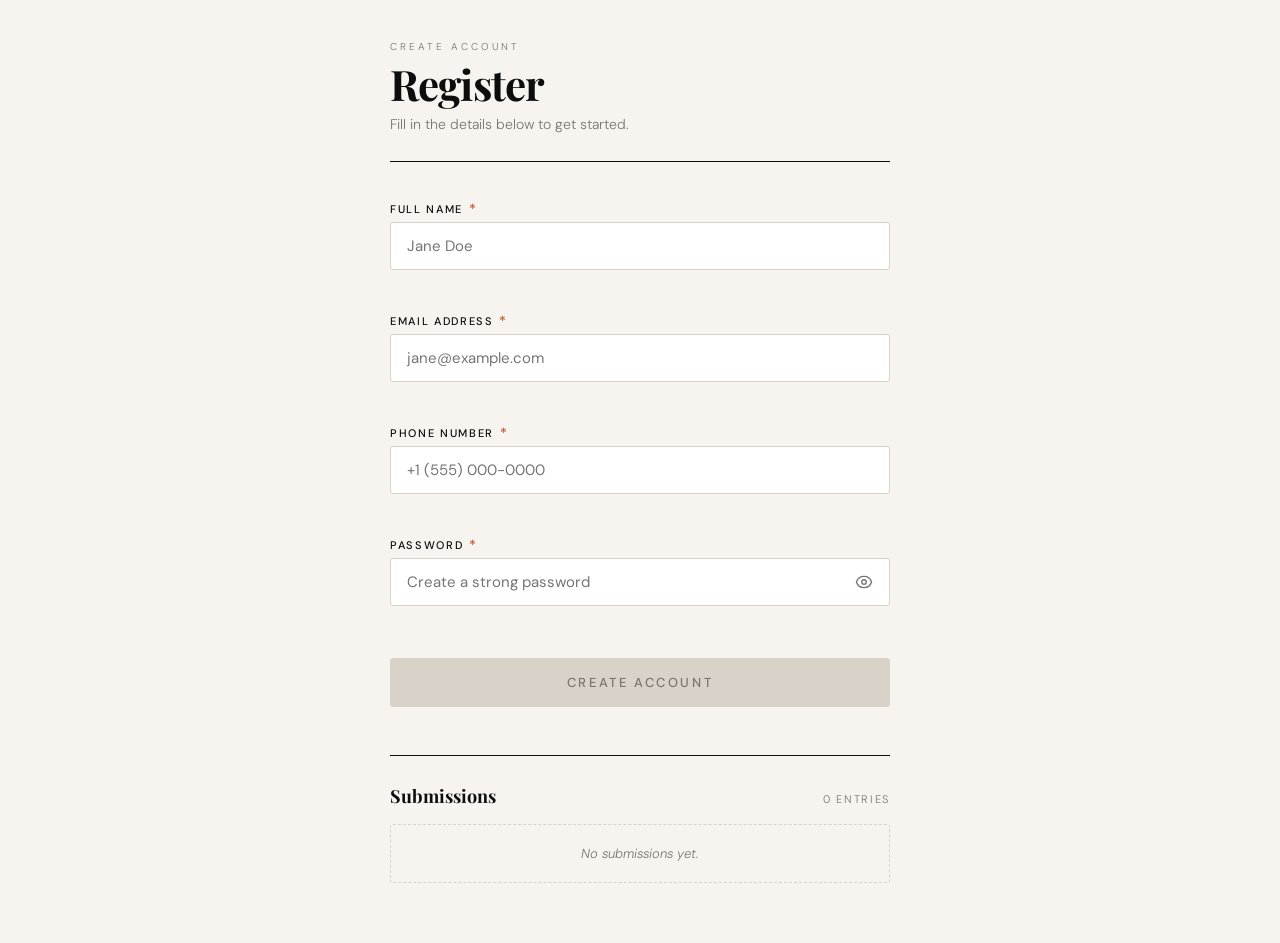
<file: RegistrationForm/registration-form.html>
<!DOCTYPE html>
<html lang="en">
<head>
<meta charset="UTF-8">
<meta name="viewport" content="width=device-width, initial-scale=1.0">
<title>Register</title>
<link href="https://fonts.googleapis.com/css2?family=Playfair+Display:wght@400;700&family=DM+Sans:wght@300;400;500&display=swap" rel="stylesheet">
<style>
  *, *::before, *::after { box-sizing: border-box; margin: 0; padding: 0; }

  :root {
    --ink: #0d0d0d;
    --paper: #f7f4ef;
    --cream: #ede8df;
    --accent: #c94f2a;
    --accent-soft: #f5ddd6;
    --success: #2a7a4f;
    --success-soft: #d2f0e0;
    --warn: #b87c00;
    --warn-soft: #fdf0cc;
    --muted: #7a756d;
    --border: #d8d2c8;
    --strong-weak: #e05c3a;
    --strong-fair: #e0a030;
    --strong-good: #6ab04c;
    --strong-great: #2a7a4f;
  }

  body {
    background: var(--paper);
    color: var(--ink);
    font-family: 'DM Sans', sans-serif;
    font-weight: 300;
    min-height: 100vh;
    display: flex;
    align-items: flex-start;
    justify-content: center;
    padding: 40px 20px 60px;
  }

  .page {
    width: 100%;
    max-width: 500px;
  }

  /* Header */
  .header {
    margin-bottom: 40px;
    padding-bottom: 28px;
    border-bottom: 1.5px solid var(--ink);
  }
  .header .eyebrow {
    font-size: 10px;
    letter-spacing: 0.3em;
    text-transform: uppercase;
    color: var(--muted);
    margin-bottom: 10px;
  }
  .header h1 {
    font-family: 'Playfair Display', serif;
    font-size: 42px;
    font-weight: 700;
    line-height: 1;
    letter-spacing: -0.02em;
  }
  .header .sub {
    margin-top: 10px;
    font-size: 14px;
    color: var(--muted);
  }

  /* Form */
  .form { display: flex; flex-direction: column; gap: 22px; }

  .field { display: flex; flex-direction: column; gap: 6px; }

  label {
    font-size: 11px;
    letter-spacing: 0.15em;
    text-transform: uppercase;
    font-weight: 500;
    color: var(--ink);
    display: flex;
    align-items: center;
    gap: 6px;
  }
  label .req { color: var(--accent); font-size: 14px; line-height: 1; }

  .input-wrap {
    position: relative;
  }

  input[type="text"],
  input[type="email"],
  input[type="tel"],
  input[type="password"] {
    width: 100%;
    background: white;
    border: 1.5px solid var(--border);
    border-radius: 3px;
    padding: 13px 16px;
    font-family: 'DM Sans', sans-serif;
    font-size: 15px;
    font-weight: 400;
    color: var(--ink);
    outline: none;
    transition: border-color 0.2s, box-shadow 0.2s, background 0.2s;
    -webkit-appearance: none;
  }
  input:focus {
    border-color: var(--ink);
    box-shadow: 3px 3px 0 var(--ink);
    background: #fff;
  }
  input.valid {
    border-color: var(--success);
    box-shadow: 3px 3px 0 var(--success-soft);
  }
  input.invalid {
    border-color: var(--accent);
    box-shadow: 3px 3px 0 var(--accent-soft);
  }

  /* Password toggle */
  .toggle-pw {
    position: absolute;
    right: 13px;
    top: 50%;
    transform: translateY(-50%);
    background: none;
    border: none;
    cursor: pointer;
    color: var(--muted);
    display: flex;
    align-items: center;
    padding: 4px;
    transition: color 0.15s;
  }
  .toggle-pw:hover { color: var(--ink); }
  .toggle-pw svg { width: 18px; height: 18px; }
  input[type="password"], input[type="text"].pw-input {
    padding-right: 48px;
  }

  /* Validation message */
  .msg {
    font-size: 12px;
    min-height: 16px;
    display: flex;
    align-items: center;
    gap: 5px;
    transition: all 0.2s;
    overflow: hidden;
  }
  .msg.error { color: var(--accent); }
  .msg.ok { color: var(--success); }
  .msg.hint { color: var(--muted); }
  .msg svg { width: 13px; height: 13px; flex-shrink: 0; }

  /* Password strength */
  .strength-wrap { margin-top: 4px; }
  .strength-bars {
    display: flex;
    gap: 4px;
    margin-bottom: 5px;
  }
  .bar {
    height: 3px;
    flex: 1;
    background: var(--border);
    border-radius: 2px;
    transition: background 0.3s;
  }
  .bar.active-1 { background: var(--strong-weak); }
  .bar.active-2 { background: var(--strong-fair); }
  .bar.active-3 { background: var(--strong-good); }
  .bar.active-4 { background: var(--strong-great); }
  .strength-label {
    font-size: 11px;
    letter-spacing: 0.08em;
    text-transform: uppercase;
    font-weight: 500;
    color: var(--muted);
    transition: color 0.2s;
  }
  .strength-label.s1 { color: var(--strong-weak); }
  .strength-label.s2 { color: var(--strong-fair); }
  .strength-label.s3 { color: var(--strong-good); }
  .strength-label.s4 { color: var(--strong-great); }

  /* Submit */
  .submit-btn {
    margin-top: 8px;
    background: var(--ink);
    color: var(--paper);
    border: 1.5px solid var(--ink);
    border-radius: 3px;
    padding: 15px 24px;
    font-family: 'DM Sans', sans-serif;
    font-size: 13px;
    letter-spacing: 0.2em;
    text-transform: uppercase;
    font-weight: 500;
    cursor: pointer;
    transition: background 0.2s, color 0.2s, transform 0.1s, box-shadow 0.15s;
    width: 100%;
  }
  .submit-btn:hover {
    background: var(--accent);
    border-color: var(--accent);
    box-shadow: 4px 4px 0 var(--accent-soft);
  }
  .submit-btn:active { transform: translate(1px, 1px); box-shadow: 2px 2px 0 var(--accent-soft); }
  .submit-btn:disabled {
    background: var(--border);
    border-color: var(--border);
    color: var(--muted);
    cursor: not-allowed;
    box-shadow: none;
  }

  /* Toast */
  .toast {
    position: fixed;
    top: 28px;
    right: 28px;
    background: var(--ink);
    color: var(--paper);
    padding: 14px 20px;
    border-radius: 3px;
    font-size: 13px;
    font-weight: 400;
    letter-spacing: 0.02em;
    display: flex;
    align-items: center;
    gap: 10px;
    opacity: 0;
    transform: translateY(-12px);
    transition: opacity 0.3s, transform 0.3s;
    pointer-events: none;
    z-index: 100;
    max-width: 300px;
  }
  .toast.show { opacity: 1; transform: translateY(0); }
  .toast .t-icon { font-size: 16px; }

  /* Submissions log */
  .log-section {
    margin-top: 48px;
    padding-top: 28px;
    border-top: 1.5px solid var(--ink);
  }
  .log-header {
    display: flex;
    align-items: baseline;
    justify-content: space-between;
    margin-bottom: 16px;
  }
  .log-title {
    font-family: 'Playfair Display', serif;
    font-size: 18px;
    font-weight: 700;
  }
  .log-count {
    font-size: 11px;
    letter-spacing: 0.15em;
    text-transform: uppercase;
    color: var(--muted);
  }
  .log-empty {
    font-size: 13px;
    color: var(--muted);
    font-style: italic;
    padding: 20px 0;
    text-align: center;
    border: 1px dashed var(--border);
    border-radius: 3px;
  }
  .entry {
    background: white;
    border: 1px solid var(--border);
    border-radius: 3px;
    padding: 14px 16px;
    margin-bottom: 10px;
    animation: slideIn 0.35s cubic-bezier(0.22, 1, 0.36, 1);
  }
  @keyframes slideIn {
    from { opacity: 0; transform: translateY(-8px); }
    to   { opacity: 1; transform: translateY(0); }
  }
  .entry-top {
    display: flex;
    align-items: center;
    justify-content: space-between;
    margin-bottom: 6px;
  }
  .entry-name { font-weight: 500; font-size: 14px; }
  .entry-time { font-size: 10px; color: var(--muted); letter-spacing: 0.05em; }
  .entry-detail { font-size: 12px; color: var(--muted); }

  .divider { border: none; border-top: 1px solid var(--border); margin: 18px 0; }
</style>
</head>
<body>
<div class="page">

  <div class="header">
    <p class="eyebrow">Create account</p>
    <h1>Register</h1>
    <p class="sub">Fill in the details below to get started.</p>
  </div>

  <form class="form" id="regForm" novalidate>

    <!-- Name -->
    <div class="field">
      <label for="name">Full Name <span class="req">*</span></label>
      <div class="input-wrap">
        <input type="text" id="name" placeholder="Jane Doe" autocomplete="name">
      </div>
      <span class="msg hint" id="name-msg"></span>
    </div>

    <!-- Email -->
    <div class="field">
      <label for="email">Email Address <span class="req">*</span></label>
      <div class="input-wrap">
        <input type="email" id="email" placeholder="jane@example.com" autocomplete="email">
      </div>
      <span class="msg hint" id="email-msg"></span>
    </div>

    <!-- Phone -->
    <div class="field">
      <label for="phone">Phone Number <span class="req">*</span></label>
      <div class="input-wrap">
        <input type="tel" id="phone" placeholder="+1 (555) 000-0000" autocomplete="tel">
      </div>
      <span class="msg hint" id="phone-msg"></span>
    </div>

    <!-- Password -->
    <div class="field">
      <label for="password">Password <span class="req">*</span></label>
      <div class="input-wrap">
        <input type="password" id="password" placeholder="Create a strong password" autocomplete="new-password">
        <button type="button" class="toggle-pw" id="togglePw" aria-label="Show/hide password">
          <svg id="eyeIcon" xmlns="http://www.w3.org/2000/svg" fill="none" viewBox="0 0 24 24" stroke="currentColor" stroke-width="1.8">
            <path stroke-linecap="round" stroke-linejoin="round" d="M2.036 12.322a1.012 1.012 0 010-.639C3.423 7.51 7.36 4.5 12 4.5c4.638 0 8.573 3.007 9.963 7.178.07.207.07.431 0 .639C20.577 16.49 16.64 19.5 12 19.5c-4.638 0-8.573-3.007-9.964-7.178z"/>
            <path stroke-linecap="round" stroke-linejoin="round" d="M15 12a3 3 0 11-6 0 3 3 0 016 0z"/>
          </svg>
        </button>
      </div>
      <div class="strength-wrap" id="strengthWrap" style="display:none">
        <div class="strength-bars">
          <div class="bar" id="b1"></div>
          <div class="bar" id="b2"></div>
          <div class="bar" id="b3"></div>
          <div class="bar" id="b4"></div>
        </div>
        <span class="strength-label" id="strengthLabel">—</span>
      </div>
      <span class="msg hint" id="password-msg"></span>
    </div>

    <button type="submit" class="submit-btn" id="submitBtn">Create Account</button>
  </form>

  <!-- Submissions log -->
  <div class="log-section">
    <div class="log-header">
      <span class="log-title">Submissions</span>
      <span class="log-count" id="logCount">0 entries</span>
    </div>
    <div id="logList"><div class="log-empty">No submissions yet.</div></div>
  </div>

</div>

<!-- Toast -->
<div class="toast" id="toast">
  <span class="t-icon">✓</span>
  <span id="toastMsg">Registered successfully!</span>
</div>

<script>
  // ── Icons ──────────────────────────────────────────────────────────
  const eyeOpen = `<path stroke-linecap="round" stroke-linejoin="round" d="M2.036 12.322a1.012 1.012 0 010-.639C3.423 7.51 7.36 4.5 12 4.5c4.638 0 8.573 3.007 9.963 7.178.07.207.07.431 0 .639C20.577 16.49 16.64 19.5 12 19.5c-4.638 0-8.573-3.007-9.964-7.178z"/><path stroke-linecap="round" stroke-linejoin="round" d="M15 12a3 3 0 11-6 0 3 3 0 016 0z"/>`;
  const eyeSlash = `<path stroke-linecap="round" stroke-linejoin="round" d="M3.98 8.223A10.477 10.477 0 001.934 12C3.226 16.338 7.244 19.5 12 19.5c.993 0 1.953-.138 2.863-.395M6.228 6.228A10.45 10.45 0 0112 4.5c4.756 0 8.773 3.162 10.065 7.498a10.523 10.523 0 01-4.293 5.774M6.228 6.228L3 3m3.228 3.228l3.65 3.65m7.894 7.894L21 21m-3.228-3.228l-3.65-3.65m0 0a3 3 0 10-4.243-4.243m4.242 4.242L9.88 9.88"/>`;
  const checkSVG = `<svg xmlns="http://www.w3.org/2000/svg" fill="none" viewBox="0 0 24 24" stroke="currentColor" stroke-width="2.5"><path stroke-linecap="round" stroke-linejoin="round" d="M4.5 12.75l6 6 9-13.5"/></svg>`;
  const crossSVG = `<svg xmlns="http://www.w3.org/2000/svg" fill="none" viewBox="0 0 24 24" stroke="currentColor" stroke-width="2.5"><path stroke-linecap="round" stroke-linejoin="round" d="M6 18L18 6M6 6l12 12"/></svg>`;

  // ── Validation helpers ─────────────────────────────────────────────
  const validators = {
    name:  v => v.trim().length >= 2 && /^[a-zA-Z\s'\-\.]+$/.test(v.trim()),
    email: v => /^[^\s@]+@[^\s@]+\.[^\s@]{2,}$/.test(v.trim()),
    phone: v => /^[\d\s\+\-\(\)]{7,20}$/.test(v.trim()),
    password: v => v.length >= 8
  };
  const hints = {
    name:  { hint: 'Letters, spaces, hyphens only', err: 'Enter a valid full name (min 2 characters)' },
    email: { hint: 'e.g. jane@example.com', err: 'Enter a valid email address' },
    phone: { hint: 'Digits, spaces, +, - and () accepted', err: 'Enter a valid phone number' },
    password: { hint: 'At least 8 characters recommended', err: 'Password must be at least 8 characters' }
  };

  // ── State ──────────────────────────────────────────────────────────
  const valid = { name: false, email: false, phone: false, password: false };
  const touched = { name: false, email: false, phone: false, password: false };

  // ── Setup fields ───────────────────────────────────────────────────
  ['name','email','phone','password'].forEach(id => {
    const el = document.getElementById(id);
    const msgEl = document.getElementById(id + '-msg');

    el.addEventListener('input', () => {
      touched[id] = true;
      validate(id, el, msgEl);
      updateSubmit();
    });
    el.addEventListener('blur', () => {
      if (!touched[id] && el.value === '') return;
      touched[id] = true;
      validate(id, el, msgEl);
      updateSubmit();
    });
    el.addEventListener('focus', () => {
      if (!touched[id]) {
        msgEl.className = 'msg hint';
        msgEl.innerHTML = hints[id].hint;
      }
    });
  });

  function validate(id, el, msgEl) {
    const v = el.value;
    if (v === '') {
      el.className = '';
      msgEl.className = 'msg hint';
      msgEl.innerHTML = hints[id].hint;
      valid[id] = false;
      if (id === 'password') setStrength(0);
      return;
    }
    const ok = validators[id](v);
    valid[id] = ok;
    el.className = ok ? 'valid' : 'invalid';
    msgEl.className = ok ? 'msg ok' : 'msg error';
    msgEl.innerHTML = ok
      ? checkSVG + (id === 'password' ? 'Strong enough' : 'Looks good')
      : crossSVG + hints[id].err;
    if (id === 'password') setStrength(v.length ? scorePassword(v) : 0);
  }

  // ── Password strength ──────────────────────────────────────────────
  function scorePassword(pw) {
    let s = 0;
    if (pw.length >= 8) s++;
    if (pw.length >= 12) s++;
    if (/[A-Z]/.test(pw) && /[a-z]/.test(pw)) s++;
    if (/\d/.test(pw)) s++;
    if (/[^A-Za-z0-9]/.test(pw)) s++;
    return Math.min(4, Math.max(1, s));
  }
  const strengthNames = ['', 'Weak', 'Fair', 'Good', 'Strong'];
  function setStrength(score) {
    const wrap = document.getElementById('strengthWrap');
    const label = document.getElementById('strengthLabel');
    if (!score) { wrap.style.display = 'none'; return; }
    wrap.style.display = 'block';
    [1,2,3,4].forEach(i => {
      const b = document.getElementById('b' + i);
      b.className = 'bar' + (i <= score ? ` active-${score}` : '');
    });
    label.className = `strength-label s${score}`;
    label.textContent = strengthNames[score];
  }

  // ── Show / hide password ───────────────────────────────────────────
  const pwInput  = document.getElementById('password');
  const toggleBtn = document.getElementById('togglePw');
  const eyeEl    = document.getElementById('eyeIcon');
  let pwVisible = false;
  toggleBtn.addEventListener('click', () => {
    pwVisible = !pwVisible;
    pwInput.type = pwVisible ? 'text' : 'password';
    eyeEl.innerHTML = pwVisible ? eyeSlash : eyeOpen;
  });

  // ── Submit button state ────────────────────────────────────────────
  function updateSubmit() {
    document.getElementById('submitBtn').disabled =
      !Object.values(valid).every(Boolean);
  }
  updateSubmit();

  // ── localStorage submissions ───────────────────────────────────────
  function loadSubmissions() {
    try { return JSON.parse(localStorage.getItem('submissions') || '[]'); }
    catch { return []; }
  }
  function saveSubmissions(arr) {
    try { localStorage.setItem('submissions', JSON.stringify(arr)); } catch {}
  }

  // ── Render log ─────────────────────────────────────────────────────
  function renderLog() {
    const arr = loadSubmissions();
    const list = document.getElementById('logList');
    const count = document.getElementById('logCount');
    count.textContent = arr.length + (arr.length === 1 ? ' entry' : ' entries');
    if (!arr.length) {
      list.innerHTML = '<div class="log-empty">No submissions yet.</div>';
      return;
    }
    list.innerHTML = [...arr].reverse().map(s => `
      <div class="entry">
        <div class="entry-top">
          <span class="entry-name">${esc(s.name)}</span>
          <span class="entry-time">${s.time}</span>
        </div>
        <div class="entry-detail">${esc(s.email)} · ${esc(s.phone)}</div>
      </div>
    `).join('');
  }
  function esc(s) {
    return String(s).replace(/&/g,'&amp;').replace(/</g,'&lt;').replace(/>/g,'&gt;');
  }
  renderLog();

  // ── Form submit ────────────────────────────────────────────────────
  document.getElementById('regForm').addEventListener('submit', e => {
    e.preventDefault();
    ['name','email','phone','password'].forEach(id => {
      touched[id] = true;
      validate(id, document.getElementById(id), document.getElementById(id+'-msg'));
    });
    updateSubmit();
    if (!Object.values(valid).every(Boolean)) return;

    const entry = {
      name:  document.getElementById('name').value.trim(),
      email: document.getElementById('email').value.trim(),
      phone: document.getElementById('phone').value.trim(),
      time:  new Date().toLocaleString('en-US', {month:'short',day:'numeric',hour:'2-digit',minute:'2-digit'})
    };
    const arr = loadSubmissions();
    arr.push(entry);
    saveSubmissions(arr);
    renderLog();

    // Reset form
    document.getElementById('regForm').reset();
    ['name','email','phone','password'].forEach(id => {
      const el = document.getElementById(id);
      el.className = '';
      document.getElementById(id+'-msg').className = 'msg hint';
      document.getElementById(id+'-msg').innerHTML = '';
      valid[id] = false;
      touched[id] = false;
    });
    setStrength(0);
    updateSubmit();

    // Toast
    showToast('Account created! Welcome aboard.');
  });

  function showToast(msg) {
    const t = document.getElementById('toast');
    document.getElementById('toastMsg').textContent = msg;
    t.classList.add('show');
    setTimeout(() => t.classList.remove('show'), 3200);
  }
</script>
</body>
</html>
</file>
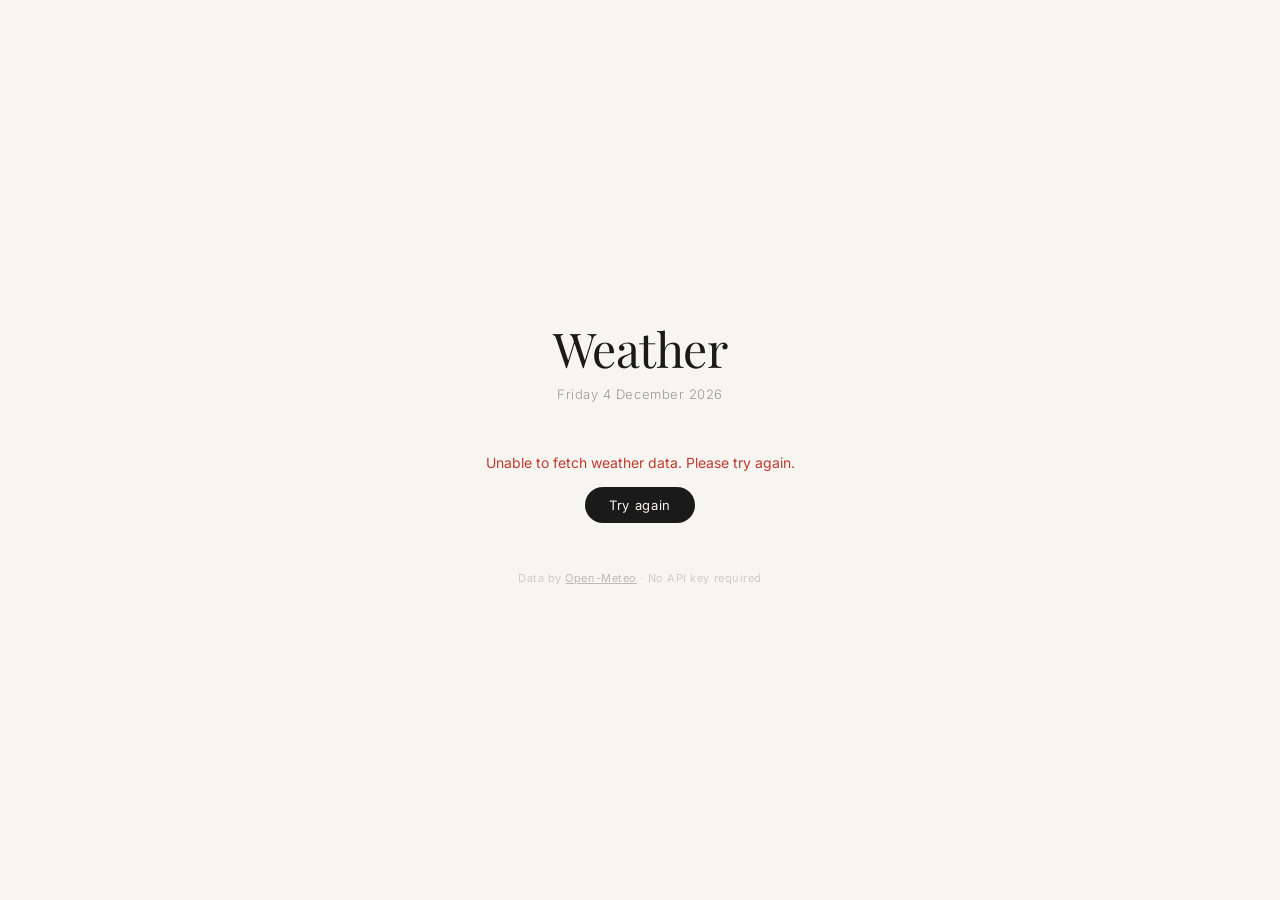
<file: weatherDashboar/weather-dashboard (1).html>
<!DOCTYPE html>
<html lang="en">
<head>
<meta charset="UTF-8"/>
<meta name="viewport" content="width=device-width, initial-scale=1.0"/>
<title>Weather</title>
<link href="https://fonts.googleapis.com/css2?family=Playfair+Display:wght@400;500&family=Inter:wght@300;400;500&display=swap" rel="stylesheet"/>
<style>
  *, *::before, *::after { box-sizing: border-box; margin: 0; padding: 0; }

  body {
    font-family: 'Inter', sans-serif;
    background: #f7f5f2;
    min-height: 100vh;
    display: flex;
    flex-direction: column;
    align-items: center;
    justify-content: center;
    padding: 40px 20px;
    color: #1a1a1a;
  }

  header { text-align: center; margin-bottom: 52px; }

  h1 {
    font-family: 'Playfair Display', serif;
    font-size: 48px;
    font-weight: 400;
    letter-spacing: -0.5px;
  }

  .date {
    font-size: 13px;
    font-weight: 300;
    color: #999;
    margin-top: 6px;
    letter-spacing: 0.04em;
  }

  /* Loading */
  #loading {
    display: flex;
    flex-direction: column;
    align-items: center;
    gap: 16px;
  }

  .spinner {
    width: 32px; height: 32px;
    border: 2px solid #e0ddd8;
    border-top-color: #1a1a1a;
    border-radius: 50%;
    animation: spin 0.8s linear infinite;
  }
  @keyframes spin { to { transform: rotate(360deg); } }

  .loading-label { font-size: 13px; color: #aaa; letter-spacing: 0.05em; }

  /* Error */
  #error { display: none; text-align: center; }
  .error-text { font-size: 14px; color: #c0392b; margin-bottom: 16px; }
  .retry {
    font-family: 'Inter', sans-serif;
    font-size: 13px;
    padding: 10px 24px;
    background: #1a1a1a;
    color: #f7f5f2;
    border: none;
    border-radius: 100px;
    cursor: pointer;
    letter-spacing: 0.05em;
    transition: opacity 0.2s;
  }
  .retry:hover { opacity: 0.7; }

  /* Grid */
  #cards {
    display: grid;
    grid-template-columns: repeat(3, 300px);
    gap: 20px;
  }
  @media (max-width: 1000px) {
    #cards { grid-template-columns: repeat(auto-fit, minmax(260px, 1fr)); width: 100%; max-width: 600px; }
  }

  /* Card */
  .card {
    background: #fff;
    border-radius: 20px;
    padding: 36px 32px;
    box-shadow: 0 2px 20px rgba(0,0,0,0.06);
    opacity: 0;
    transform: translateY(16px);
    animation: rise 0.5s ease forwards;
    transition: box-shadow 0.25s, transform 0.25s;
  }
  .card:hover {
    box-shadow: 0 8px 40px rgba(0,0,0,0.1);
    transform: translateY(-3px);
  }
  .card:nth-child(2) { animation-delay: 0.1s; }
  .card:nth-child(3) { animation-delay: 0.2s; }
  @keyframes rise { to { opacity: 1; transform: translateY(0); } }

  .card-emoji { font-size: 40px; margin-bottom: 20px; display: block; }

  .city-name {
    font-family: 'Playfair Display', serif;
    font-size: 26px;
    font-weight: 500;
    letter-spacing: -0.3px;
    margin-bottom: 2px;
  }

  .country {
    font-size: 12px;
    font-weight: 300;
    color: #aaa;
    letter-spacing: 0.08em;
    text-transform: uppercase;
    margin-bottom: 28px;
  }

  .temp {
    font-size: 56px;
    font-weight: 300;
    letter-spacing: -2px;
    line-height: 1;
    margin-bottom: 8px;
  }
  .temp sup { font-size: 20px; font-weight: 400; letter-spacing: 0; vertical-align: super; }

  .condition { font-size: 13px; color: #888; letter-spacing: 0.03em; }

  .divider { height: 1px; background: #f0ede9; margin: 24px 0; }

  .meta { display: flex; justify-content: space-between; }
  .meta-item { display: flex; flex-direction: column; gap: 4px; }
  .meta-label { font-size: 10px; text-transform: uppercase; letter-spacing: 0.12em; color: #bbb; font-weight: 500; }
  .meta-value { font-size: 15px; color: #444; }

  footer { margin-top: 48px; font-size: 11px; color: #ccc; letter-spacing: 0.05em; }
  footer a { color: #bbb; }
</style>
</head>
<body>

<header>
  <h1>Weather</h1>
  <p class="date" id="date-line"></p>
</header>

<div id="loading">
  <div class="spinner"></div>
  <p class="loading-label">Fetching conditions…</p>
</div>

<div id="error">
  <p class="error-text">Unable to fetch weather data. Please try again.</p>
  <button class="retry" onclick="loadWeather()">Try again</button>
</div>

<div id="cards"></div>

<footer>Data by <a href="https://open-meteo.com" target="_blank">Open-Meteo</a> · No API key required</footer>

<script>
  const CITIES = [
    { name: "Delhi",  country: "India", lat: 28.6139, lon: 77.2090  },
    { name: "London", country: "UK",    lat: 51.5074, lon: -0.1278  },
    { name: "Tokyo",  country: "Japan", lat: 35.6762, lon: 139.6503 },
  ];

  function decode(code) {
    const map = {
      0:["Clear Sky","☀️"],    1:["Mainly Clear","🌤️"], 2:["Partly Cloudy","⛅"],
      3:["Overcast","☁️"],     45:["Foggy","🌫️"],       48:["Icy Fog","🌫️"],
      51:["Light Drizzle","🌦️"],53:["Drizzle","🌦️"],   55:["Heavy Drizzle","🌧️"],
      61:["Light Rain","🌧️"],  63:["Rain","🌧️"],        65:["Heavy Rain","🌧️"],
      71:["Light Snow","🌨️"],  73:["Snow","❄️"],         75:["Heavy Snow","❄️"],
      80:["Showers","🌦️"],     81:["Showers","🌧️"],     82:["Storms","⛈️"],
      95:["Thunderstorm","⛈️"],99:["Thunderstorm","🌩️"],
    };
    const [label, emoji] = map[code] ?? ["Unknown","🌡️"];
    return { label, emoji };
  }

  async function fetchCity(city) {
    const url = `https://api.open-meteo.com/v1/forecast?latitude=${city.lat}&longitude=${city.lon}&current=temperature_2m,relative_humidity_2m,wind_speed_10m,weathercode&timezone=auto`;
    const res = await fetch(url);
    if (!res.ok) throw new Error(`HTTP ${res.status}`);
    const data = await res.json();
    return { city, cur: data.current };
  }

  function buildCard({ city, cur }) {
    const { label, emoji } = decode(cur.weathercode);
    const card = document.createElement("div");
    card.className = "card";
    card.innerHTML = `
      <span class="card-emoji">${emoji}</span>
      <div class="city-name">${city.name}</div>
      <div class="country">${city.country}</div>
      <div class="temp">${Math.round(cur.temperature_2m)}<sup>°C</sup></div>
      <div class="condition">${label}</div>
      <div class="divider"></div>
      <div class="meta">
        <div class="meta-item">
          <span class="meta-label">Humidity</span>
          <span class="meta-value">${cur.relative_humidity_2m}%</span>
        </div>
        <div class="meta-item">
          <span class="meta-label">Wind</span>
          <span class="meta-value">${Math.round(cur.wind_speed_10m)} km/h</span>
        </div>
      </div>
    `;
    return card;
  }

  async function loadWeather() {
    const loadEl  = document.getElementById("loading");
    const errorEl = document.getElementById("error");
    const cardsEl = document.getElementById("cards");

    loadEl.style.display  = "flex";
    errorEl.style.display = "none";
    cardsEl.innerHTML     = "";

    try {
      // Fetch all 3 cities simultaneously
      const results = await Promise.all(CITIES.map(fetchCity));
      loadEl.style.display = "none";
      results.forEach(r => cardsEl.appendChild(buildCard(r)));
    } catch (e) {
      loadEl.style.display  = "none";
      errorEl.style.display = "block";
    }
  }

  document.getElementById("date-line").textContent =
    new Date().toLocaleDateString("en-GB", { weekday:"long", day:"numeric", month:"long", year:"numeric" });

  loadWeather();
</script>
</body>
</html>
</file>
<file: NewsApp/style.css>
:root {
  --ink: #1a1410;
  --ink-soft: #3d3530;
  --ink-muted: #7a6e68;
  --paper: #f5f0e8;
  --paper-warm: #ede7d9;
  --paper-card: #faf7f2;
  --accent: #c0392b;
  --accent-warm: #e67e22;
  --accent-light: #f9e8e6;
  --rule: #d4c9b8;
  --shadow: rgba(26, 20, 16, 0.1);
  --font-display: 'Playfair Display', Georgia, serif;
  --font-body: 'Lora', Georgia, serif;
  --font-ui: 'Source Sans 3', sans-serif;
}

*, *::before, *::after { box-sizing: border-box; margin: 0; padding: 0; }

html { scroll-behavior: smooth; }

body {
  background-color: var(--paper);
  color: var(--ink);
  font-family: var(--font-body);
  line-height: 1.7;
  min-height: 100vh;
}

/* ---- HEADER ---- */
.site-header {
  background-color: var(--paper-warm);
  border-bottom: 3px double var(--rule);
  padding: 0 0 0 0;
}

.header-top {
  display: flex;
  justify-content: space-between;
  align-items: center;
  padding: 8px 40px;
  border-bottom: 1px solid var(--rule);
  font-family: var(--font-ui);
  font-size: 0.75rem;
  color: var(--ink-muted);
  letter-spacing: 0.05em;
}

.masthead {
  text-align: center;
  padding: 28px 20px 18px;
  position: relative;
}

.masthead::before,
.masthead::after {
  content: '';
  display: block;
  height: 1px;
  background: var(--rule);
  margin: 0 40px;
}

.logo {
  font-family: var(--font-display);
  font-size: clamp(2.8rem, 6vw, 5rem);
  font-weight: 700;
  letter-spacing: -0.02em;
  color: var(--ink);
  line-height: 1.1;
  padding: 10px 0 6px;
}

.sub-logo {
  font-family: var(--font-body);
  font-style: italic;
  color: var(--ink-muted);
  font-size: 0.95rem;
  margin-top: 4px;
}

.category-nav {
  display: flex;
  justify-content: center;
  flex-wrap: wrap;
  gap: 0;
  padding: 12px 20px;
  border-top: 1px solid var(--rule);
}

.cat-btn {
  background: none;
  border: none;
  font-family: var(--font-ui);
  font-size: 0.8rem;
  font-weight: 600;
  letter-spacing: 0.08em;
  text-transform: uppercase;
  color: var(--ink-muted);
  cursor: pointer;
  padding: 6px 18px;
  border-right: 1px solid var(--rule);
  transition: color 0.2s, background 0.2s;
}

.cat-btn:last-child { border-right: none; }

.cat-btn:hover { color: var(--accent); }

.cat-btn.active {
  color: var(--accent);
  background: var(--accent-light);
}

/* ---- SEARCH ---- */
.search-wrap {
  background: var(--paper-warm);
  padding: 16px 40px;
  border-bottom: 1px solid var(--rule);
}

.search-box {
  display: flex;
  align-items: center;
  max-width: 560px;
  margin: 0 auto;
  border: 1.5px solid var(--rule);
  border-radius: 3px;
  background: var(--paper-card);
  overflow: hidden;
  transition: border-color 0.2s, box-shadow 0.2s;
}

.search-box:focus-within {
  border-color: var(--accent);
  box-shadow: 0 0 0 3px var(--accent-light);
}

.search-icon {
  padding: 0 12px;
  color: var(--ink-muted);
  font-size: 0.9rem;
}

.search-box input {
  flex: 1;
  border: none;
  background: none;
  font-family: var(--font-body);
  font-size: 0.95rem;
  color: var(--ink);
  padding: 10px 8px;
  outline: none;
}

.search-box input::placeholder { color: var(--ink-muted); font-style: italic; }

.search-box button {
  background: var(--accent);
  color: #fff;
  border: none;
  padding: 10px 22px;
  font-family: var(--font-ui);
  font-size: 0.8rem;
  font-weight: 600;
  letter-spacing: 0.06em;
  text-transform: uppercase;
  cursor: pointer;
  transition: background 0.2s;
}

.search-box button:hover { background: #a93226; }

/* ---- MAIN ---- */
.main-content {
  max-width: 1200px;
  margin: 0 auto;
  padding: 40px 30px 60px;
}

/* ---- FEATURED ---- */
.featured-section { margin-bottom: 12px; }

.featured-card {
  display: grid;
  grid-template-columns: 1fr 1fr;
  gap: 0;
  border: 1px solid var(--rule);
  background: var(--paper-card);
  box-shadow: 3px 3px 0 var(--rule);
  cursor: pointer;
  transition: transform 0.2s, box-shadow 0.2s;
  min-height: 380px;
  overflow: hidden;
}

.featured-card:hover {
  transform: translate(-2px, -2px);
  box-shadow: 5px 5px 0 var(--rule);
}

.featured-img {
  width: 100%;
  height: 100%;
  min-height: 300px;
  object-fit: cover;
  display: block;
}

.featured-img-placeholder {
  width: 100%;
  height: 100%;
  min-height: 300px;
  background: linear-gradient(135deg, var(--paper-warm) 0%, var(--rule) 100%);
  display: flex;
  align-items: center;
  justify-content: center;
  font-size: 4rem;
}

.featured-body {
  padding: 36px 40px;
  display: flex;
  flex-direction: column;
  justify-content: center;
  border-left: 1px solid var(--rule);
}

.featured-label {
  font-family: var(--font-ui);
  font-size: 0.7rem;
  font-weight: 600;
  letter-spacing: 0.12em;
  text-transform: uppercase;
  color: var(--accent);
  margin-bottom: 14px;
  display: flex;
  align-items: center;
  gap: 8px;
}

.featured-label::before {
  content: '';
  display: inline-block;
  width: 24px;
  height: 2px;
  background: var(--accent);
}

.featured-title {
  font-family: var(--font-display);
  font-size: clamp(1.5rem, 2.5vw, 2.2rem);
  line-height: 1.25;
  font-weight: 700;
  color: var(--ink);
  margin-bottom: 16px;
}

.featured-desc {
  font-family: var(--font-body);
  font-size: 0.97rem;
  color: var(--ink-soft);
  line-height: 1.7;
  margin-bottom: 20px;
  display: -webkit-box;
  -webkit-line-clamp: 4;
  -webkit-box-orient: vertical;
  overflow: hidden;
}

.featured-meta {
  font-family: var(--font-ui);
  font-size: 0.78rem;
  color: var(--ink-muted);
  display: flex;
  gap: 16px;
  flex-wrap: wrap;
}

/* ---- SECTION DIVIDER ---- */
.section-divider {
  display: flex;
  align-items: center;
  gap: 16px;
  margin: 36px 0 28px;
  font-family: var(--font-ui);
  font-size: 0.72rem;
  font-weight: 600;
  letter-spacing: 0.12em;
  text-transform: uppercase;
  color: var(--ink-muted);
}

.section-divider::before,
.section-divider::after {
  content: '';
  flex: 1;
  height: 1px;
  background: var(--rule);
}

/* ---- NEWS GRID ---- */
.news-grid {
  display: grid;
  grid-template-columns: repeat(auto-fill, minmax(300px, 1fr));
  gap: 28px;
}

.news-card {
  background: var(--paper-card);
  border: 1px solid var(--rule);
  box-shadow: 2px 2px 0 var(--rule);
  cursor: pointer;
  transition: transform 0.2s, box-shadow 0.2s;
  display: flex;
  flex-direction: column;
  animation: fadeSlideIn 0.4s ease both;
  overflow: hidden;
}

@keyframes fadeSlideIn {
  from { opacity: 0; transform: translateY(16px); }
  to   { opacity: 1; transform: translateY(0); }
}

.news-card:hover {
  transform: translate(-2px, -2px);
  box-shadow: 4px 4px 0 var(--rule);
}

.card-img {
  width: 100%;
  height: 190px;
  object-fit: cover;
  display: block;
  border-bottom: 1px solid var(--rule);
}

.card-img-placeholder {
  width: 100%;
  height: 190px;
  background: linear-gradient(135deg, var(--paper-warm) 0%, var(--rule) 100%);
  display: flex;
  align-items: center;
  justify-content: center;
  font-size: 2.5rem;
  border-bottom: 1px solid var(--rule);
}

.card-body {
  padding: 20px 22px 22px;
  flex: 1;
  display: flex;
  flex-direction: column;
}

.card-source {
  font-family: var(--font-ui);
  font-size: 0.68rem;
  font-weight: 600;
  letter-spacing: 0.1em;
  text-transform: uppercase;
  color: var(--accent);
  margin-bottom: 8px;
}

.card-title {
  font-family: var(--font-display);
  font-size: 1.08rem;
  font-weight: 700;
  line-height: 1.35;
  color: var(--ink);
  margin-bottom: 10px;
  display: -webkit-box;
  -webkit-line-clamp: 3;
  -webkit-box-orient: vertical;
  overflow: hidden;
}

.card-desc {
  font-family: var(--font-body);
  font-size: 0.86rem;
  color: var(--ink-soft);
  line-height: 1.6;
  flex: 1;
  display: -webkit-box;
  -webkit-line-clamp: 3;
  -webkit-box-orient: vertical;
  overflow: hidden;
  margin-bottom: 14px;
}

.card-footer {
  font-family: var(--font-ui);
  font-size: 0.73rem;
  color: var(--ink-muted);
  display: flex;
  justify-content: space-between;
  border-top: 1px solid var(--rule);
  padding-top: 10px;
}

/* ---- LOAD MORE ---- */
.load-more-wrap {
  text-align: center;
  margin-top: 50px;
}

.load-more-btn {
  background: none;
  border: 1.5px solid var(--ink);
  color: var(--ink);
  font-family: var(--font-ui);
  font-size: 0.82rem;
  font-weight: 600;
  letter-spacing: 0.08em;
  text-transform: uppercase;
  padding: 12px 36px;
  cursor: pointer;
  transition: background 0.2s, color 0.2s;
}

.load-more-btn:hover {
  background: var(--ink);
  color: var(--paper);
}

.load-more-btn:disabled {
  opacity: 0.4;
  cursor: not-allowed;
}

/* ---- LOADER ---- */
.loader-wrap {
  grid-column: 1 / -1;
  text-align: center;
  padding: 60px 20px;
}

.loader {
  display: inline-block;
  width: 36px;
  height: 36px;
  border: 3px solid var(--rule);
  border-top-color: var(--accent);
  border-radius: 50%;
  animation: spin 0.8s linear infinite;
}

@keyframes spin { to { transform: rotate(360deg); } }

.loader-text {
  display: block;
  margin-top: 14px;
  font-family: var(--font-body);
  font-style: italic;
  color: var(--ink-muted);
  font-size: 0.9rem;
}

/* ---- EMPTY / ERROR STATE ---- */
.empty-state {
  grid-column: 1 / -1;
  text-align: center;
  padding: 80px 20px;
  color: var(--ink-muted);
}

.empty-state .empty-emoji { font-size: 3rem; margin-bottom: 16px; }

.empty-state h3 {
  font-family: var(--font-display);
  font-size: 1.5rem;
  color: var(--ink-soft);
  margin-bottom: 8px;
}

.empty-state p {
  font-family: var(--font-body);
  font-style: italic;
  font-size: 0.95rem;
}

/* ---- MODAL ---- */
.modal-overlay {
  position: fixed;
  inset: 0;
  background: rgba(26, 20, 16, 0.65);
  display: flex;
  align-items: center;
  justify-content: center;
  padding: 20px;
  z-index: 1000;
  opacity: 0;
  pointer-events: none;
  transition: opacity 0.25s;
  backdrop-filter: blur(2px);
}

.modal-overlay.open {
  opacity: 1;
  pointer-events: all;
}

.modal-card {
  background: var(--paper-card);
  max-width: 680px;
  width: 100%;
  max-height: 88vh;
  overflow-y: auto;
  position: relative;
  border: 1px solid var(--rule);
  box-shadow: 8px 8px 0 var(--rule), 16px 16px 0 rgba(26,20,16,0.12);
  transform: translateY(20px);
  transition: transform 0.25s;
}

.modal-overlay.open .modal-card {
  transform: translateY(0);
}

.modal-close {
  position: absolute;
  top: 16px;
  right: 16px;
  background: var(--paper-warm);
  border: 1px solid var(--rule);
  width: 32px;
  height: 32px;
  border-radius: 50%;
  cursor: pointer;
  font-size: 0.85rem;
  color: var(--ink-muted);
  transition: background 0.2s, color 0.2s;
  display: flex;
  align-items: center;
  justify-content: center;
  z-index: 2;
}

.modal-close:hover {
  background: var(--accent);
  color: #fff;
  border-color: var(--accent);
}

.modal-inner { padding: 40px 44px 44px; }

.modal-source-tag {
  font-family: var(--font-ui);
  font-size: 0.7rem;
  font-weight: 600;
  letter-spacing: 0.1em;
  text-transform: uppercase;
  color: var(--accent);
  margin-bottom: 14px;
  display: flex;
  align-items: center;
  gap: 8px;
}

.modal-source-tag::before {
  content: '';
  display: inline-block;
  width: 20px;
  height: 2px;
  background: var(--accent);
}

.modal-title {
  font-family: var(--font-display);
  font-size: clamp(1.4rem, 3vw, 2rem);
  font-weight: 700;
  line-height: 1.25;
  color: var(--ink);
  margin-bottom: 16px;
}

.modal-meta {
  font-family: var(--font-ui);
  font-size: 0.78rem;
  color: var(--ink-muted);
  margin-bottom: 24px;
  padding-bottom: 20px;
  border-bottom: 1px solid var(--rule);
  display: flex;
  gap: 16px;
  flex-wrap: wrap;
}

.modal-img {
  width: 100%;
  max-height: 320px;
  object-fit: cover;
  display: block;
  margin-bottom: 24px;
  border: 1px solid var(--rule);
}

.modal-desc {
  font-family: var(--font-body);
  font-size: 1.02rem;
  line-height: 1.8;
  color: var(--ink-soft);
  margin-bottom: 28px;
}

.modal-read-more {
  display: inline-block;
  background: var(--accent);
  color: #fff;
  font-family: var(--font-ui);
  font-size: 0.8rem;
  font-weight: 600;
  letter-spacing: 0.08em;
  text-transform: uppercase;
  text-decoration: none;
  padding: 12px 28px;
  transition: background 0.2s;
}

.modal-read-more:hover { background: #a93226; }

/* ---- FOOTER ---- */
.site-footer {
  border-top: 3px double var(--rule);
  background: var(--paper-warm);
  text-align: center;
  padding: 28px 20px;
  font-family: var(--font-ui);
  font-size: 0.82rem;
  color: var(--ink-muted);
  line-height: 2;
}

.site-footer a { color: var(--accent); text-decoration: none; }
.site-footer a:hover { text-decoration: underline; }
.footer-note { font-style: italic; font-family: var(--font-body); font-size: 0.88rem; margin-top: 4px; }

/* ---- RESPONSIVE ---- */
@media (max-width: 768px) {
  .header-top { padding: 8px 20px; }
  .main-content { padding: 24px 16px 48px; }

  .featured-card {
    grid-template-columns: 1fr;
  }

  .featured-img,
  .featured-img-placeholder {
    min-height: 200px;
  }

  .featured-body {
    border-left: none;
    border-top: 1px solid var(--rule);
    padding: 24px 22px;
  }

  .search-wrap { padding: 14px 16px; }

  .category-nav { gap: 0; }

  .cat-btn { padding: 8px 12px; font-size: 0.73rem; }

  .news-grid { grid-template-columns: 1fr; gap: 18px; }

  .modal-inner { padding: 28px 22px 32px; }
}
</file>
<file: Stickynotes/style.css>
/* =====================================================
   PINBOARD — STICKY NOTES
   Warm cork-board analog aesthetic
   ===================================================== */

/* --- Variables --- */
:root {
  --board-bg:     #c8a97a;
  --board-shadow: rgba(80, 50, 20, 0.35);
  --header-bg:    rgba(42, 28, 14, 0.92);
  --header-text:  #f5ead8;
  --header-sub:   rgba(245, 234, 216, 0.5);
  --accent:       #e07b39;
  --accent-dark:  #c4612a;
  --btn-text:     #fff;
  --count-bg:     rgba(255,255,255,0.12);

  /* Note colors */
  --yellow:   #fef08a;
  --yellow-d: #fde047;
  --peach:    #fed7aa;
  --peach-d:  #fdba74;
  --mint:     #bbf7d0;
  --mint-d:   #86efac;
  --sky:      #bae6fd;
  --sky-d:    #7dd3fc;
  --lavender: #ddd6fe;
  --lavender-d: #c4b5fd;
  --rose:     #fecdd3;
  --rose-d:   #fda4af;
}

/* --- Reset --- */
*, *::before, *::after { box-sizing: border-box; margin: 0; padding: 0; }
html { font-size: 16px; }

body {
  font-family: 'DM Sans', sans-serif;
  background-color: var(--board-bg);
  min-height: 100vh;
  overflow-x: hidden;
  position: relative;
}

/* --- Cork texture (CSS only) --- */
.board-texture {
  position: fixed;
  inset: 0;
  background-image:
    radial-gradient(ellipse at 20% 30%, rgba(255,220,150,0.25) 0%, transparent 60%),
    radial-gradient(ellipse at 80% 70%, rgba(180,120,60,0.2) 0%, transparent 60%),
    radial-gradient(ellipse at 50% 50%, rgba(210,170,100,0.15) 0%, transparent 80%);
  pointer-events: none;
  z-index: 0;
}

/* SVG noise for paper grain */
.noise-overlay {
  position: fixed;
  inset: 0;
  opacity: 0.065;
  background-image: url("data:image/svg+xml,%3Csvg viewBox='0 0 256 256' xmlns='http://www.w3.org/2000/svg'%3E%3Cfilter id='n'%3E%3CfeTurbulence type='fractalNoise' baseFrequency='0.9' numOctaves='4' stitchTiles='stitch'/%3E%3C/filter%3E%3Crect width='100%25' height='100%25' filter='url(%23n)'/%3E%3C/svg%3E");
  background-size: 200px 200px;
  pointer-events: none;
  z-index: 1;
}

/* --- Header --- */
.header {
  position: sticky;
  top: 0;
  z-index: 100;
  background: var(--header-bg);
  backdrop-filter: blur(16px);
  -webkit-backdrop-filter: blur(16px);
  border-bottom: 1px solid rgba(255,255,255,0.08);
  padding: 16px 32px;
  display: flex;
  align-items: center;
  justify-content: space-between;
  gap: 16px;
  box-shadow: 0 4px 24px rgba(0,0,0,0.3);
}

.header-left {
  display: flex;
  align-items: center;
  gap: 14px;
}

.pin-emoji {
  font-size: 1.7rem;
  line-height: 1;
  filter: drop-shadow(0 2px 4px rgba(0,0,0,0.4));
}

.title-block { display: flex; flex-direction: column; gap: 1px; }

.site-title {
  font-family: 'Instrument Serif', serif;
  font-style: italic;
  font-size: 1.6rem;
  color: var(--header-text);
  letter-spacing: 0.01em;
  line-height: 1;
}

.site-sub {
  font-size: 0.65rem;
  color: var(--header-sub);
  letter-spacing: 0.12em;
  text-transform: uppercase;
  font-style: italic;
}

.header-right {
  display: flex;
  align-items: center;
  gap: 14px;
}

.count-badge {
  font-size: 0.72rem;
  letter-spacing: 0.1em;
  color: rgba(245, 234, 216, 0.6);
  background: var(--count-bg);
  border: 1px solid rgba(255,255,255,0.1);
  border-radius: 100px;
  padding: 5px 14px;
  font-variant-numeric: tabular-nums;
}

.count-badge #note-count {
  font-weight: 600;
  color: var(--header-text);
  font-size: 0.8rem;
}

/* --- Add Button --- */
.add-btn {
  display: flex;
  align-items: center;
  gap: 8px;
  background: var(--accent);
  color: var(--btn-text);
  border: none;
  border-radius: 10px;
  padding: 10px 20px;
  font-family: 'DM Sans', sans-serif;
  font-size: 0.82rem;
  font-weight: 400;
  letter-spacing: 0.04em;
  cursor: pointer;
  box-shadow: 0 4px 14px rgba(224, 123, 57, 0.45), 0 1px 3px rgba(0,0,0,0.2);
  transition: box-shadow 0.2s ease, background 0.2s ease;
  position: relative;
  overflow: hidden;
}

.add-btn::after {
  content: '';
  position: absolute;
  inset: 0;
  background: rgba(255,255,255,0);
  transition: background 0.2s ease;
}
.add-btn:hover::after { background: rgba(255,255,255,0.08); }
.add-btn:active { background: var(--accent-dark); }

/* --- Empty State --- */
.empty-state {
  position: absolute;
  top: 50%;
  left: 50%;
  transform: translate(-50%, -40%);
  text-align: center;
  z-index: 2;
  pointer-events: none;
}

.empty-blob {
  width: 90px;
  height: 90px;
  background: rgba(255,255,255,0.18);
  border-radius: 50%;
  display: flex;
  align-items: center;
  justify-content: center;
  margin: 0 auto 20px;
  backdrop-filter: blur(8px);
  border: 1px solid rgba(255,255,255,0.25);
}

.empty-emoji { font-size: 2.4rem; }

.empty-title {
  font-family: 'Instrument Serif', serif;
  font-style: italic;
  font-size: 1.4rem;
  color: rgba(60, 35, 10, 0.7);
  margin-bottom: 6px;
}

.empty-hint {
  font-size: 0.75rem;
  letter-spacing: 0.1em;
  text-transform: uppercase;
  color: rgba(60, 35, 10, 0.45);
}

/* --- Board / Grid --- */
.board {
  position: relative;
  z-index: 10;
  padding: 36px 32px;
  display: grid;
  grid-template-columns: repeat(auto-fill, minmax(240px, 1fr));
  gap: 24px;
  min-height: calc(100vh - 73px);
  align-content: start;
}

/* --- Sticky Note Card --- */
.note-card {
  position: relative;
  border-radius: 4px 4px 4px 4px;
  padding: 0;
  box-shadow:
    3px 3px 0 rgba(0,0,0,0.08),
    6px 8px 18px rgba(0,0,0,0.18),
    0 1px 3px rgba(0,0,0,0.1);
  display: flex;
  flex-direction: column;
  min-height: 220px;
  cursor: default;
  will-change: transform;
  transition: box-shadow 0.25s ease;
  transform-origin: top center;
}

.note-card:hover {
  box-shadow:
    4px 4px 0 rgba(0,0,0,0.09),
    10px 14px 30px rgba(0,0,0,0.22),
    0 1px 3px rgba(0,0,0,0.12);
  z-index: 20;
}

/* Tape strip at top */
.note-card::before {
  content: '';
  position: absolute;
  top: -10px;
  left: 50%;
  transform: translateX(-50%) rotate(-1deg);
  width: 48px;
  height: 20px;
  background: rgba(255,255,255,0.5);
  border-radius: 2px;
  box-shadow: 0 1px 4px rgba(0,0,0,0.12);
  backdrop-filter: blur(2px);
  z-index: 1;
}

/* Fold at bottom-right corner */
.note-card::after {
  content: '';
  position: absolute;
  bottom: 0;
  right: 0;
  width: 22px;
  height: 22px;
  background: linear-gradient(225deg, rgba(0,0,0,0.12) 50%, transparent 50%);
  border-radius: 0 0 4px 0;
}

/* Color variants */
.note-card.yellow   { background: var(--yellow);   }
.note-card.peach    { background: var(--peach);     }
.note-card.mint     { background: var(--mint);      }
.note-card.sky      { background: var(--sky);       }
.note-card.lavender { background: var(--lavender);  }
.note-card.rose     { background: var(--rose);      }

/* --- Note Top Bar --- */
.note-topbar {
  display: flex;
  align-items: center;
  justify-content: space-between;
  padding: 10px 12px 6px;
  gap: 8px;
}

.note-color-dots {
  display: flex;
  gap: 5px;
}

.note-dot {
  width: 12px;
  height: 12px;
  border-radius: 50%;
  cursor: pointer;
  border: 1.5px solid rgba(0,0,0,0.15);
  transition: transform 0.15s ease, border-color 0.15s ease;
  flex-shrink: 0;
}
.note-dot:hover { transform: scale(1.25); border-color: rgba(0,0,0,0.35); }
.note-dot.dot-yellow   { background: var(--yellow-d); }
.note-dot.dot-peach    { background: var(--peach-d);  }
.note-dot.dot-mint     { background: var(--mint-d);   }
.note-dot.dot-sky      { background: var(--sky-d);    }
.note-dot.dot-lavender { background: var(--lavender-d); }
.note-dot.dot-rose     { background: var(--rose-d);   }

.note-delete {
  background: none;
  border: none;
  cursor: pointer;
  padding: 4px;
  border-radius: 6px;
  color: rgba(0,0,0,0.3);
  display: flex;
  align-items: center;
  justify-content: center;
  transition: color 0.2s, background 0.2s, transform 0.2s;
  flex-shrink: 0;
}
.note-delete:hover {
  color: #c0392b;
  background: rgba(192, 57, 43, 0.1);
  transform: scale(1.1);
}

/* --- Textarea --- */
.note-textarea {
  flex: 1;
  background: none;
  border: none;
  outline: none;
  resize: none;
  padding: 4px 14px 14px;
  font-family: 'Caveat', cursive;
  font-size: 1.05rem;
  font-weight: 500;
  color: rgba(30, 18, 6, 0.82);
  line-height: 1.65;
  caret-color: rgba(30, 18, 6, 0.6);
  min-height: 140px;
}
.note-textarea::placeholder { color: rgba(30, 18, 6, 0.3); font-style: italic; }
.note-textarea:focus { outline: none; }

/* --- Note Footer --- */
.note-footer {
  padding: 6px 14px 10px;
  font-size: 0.62rem;
  letter-spacing: 0.08em;
  text-transform: uppercase;
  color: rgba(30, 18, 6, 0.35);
  font-family: 'DM Sans', sans-serif;
}

/* --- Responsive --- */
@media (max-width: 600px) {
  .header { padding: 14px 18px; }
  .board  { padding: 24px 16px; gap: 20px; }
  .site-title { font-size: 1.3rem; }
  .add-btn span:last-child { display: none; }
  .add-btn { padding: 10px 14px; }
  .count-badge { display: none; }
}
</file>
<file: ToggleProject/style.css>
/* =============================================
   LUMINARY — THEME TOGGLE
   Celestial minimal aesthetic
   ============================================= */

/* --- CSS Variables --- */
:root {
  --transition-speed: 0.6s;
}

[data-theme="dark"] {
  --bg:            #09090f;
  --bg-card:       rgba(255, 255, 255, 0.035);
  --bg-card-border: rgba(255, 255, 255, 0.08);
  --bg-info:       rgba(255, 255, 255, 0.04);
  --bg-info-hover: rgba(255, 255, 255, 0.08);
  --text-primary:  #f0eee8;
  --text-secondary:#8a8680;
  --text-muted:    #4a4845;
  --accent:        #c8b8f0;
  --accent-glow:   rgba(200, 184, 240, 0.35);
  --thumb-bg:      #1e1a2e;
  --thumb-icon:    #c8b8f0;
  --track-active:  rgba(200, 184, 240, 0.15);
  --track-border:  rgba(200, 184, 240, 0.3);
  --orb-1:         rgba(120, 80, 200, 0.18);
  --orb-2:         rgba(60, 40, 140, 0.12);
  --orb-3:         rgba(180, 120, 255, 0.08);
  --pill-bg:       rgba(200, 184, 240, 0.1);
  --pill-text:     #c8b8f0;
  --dot-color:     #c8b8f0;
  --divider:       rgba(255,255,255,0.07);
  --shadow:        0 40px 80px rgba(0,0,0,0.6), 0 0 0 1px rgba(255,255,255,0.05);
  --footer:        rgba(255,255,255,0.18);
}

[data-theme="light"] {
  --bg:            #f5f2eb;
  --bg-card:       rgba(255, 255, 255, 0.7);
  --bg-card-border: rgba(0, 0, 0, 0.08);
  --bg-info:       rgba(0, 0, 0, 0.03);
  --bg-info-hover: rgba(0, 0, 0, 0.06);
  --text-primary:  #1a1814;
  --text-secondary:#6b6560;
  --text-muted:    #b0ada8;
  --accent:        #7c5cbf;
  --accent-glow:   rgba(124, 92, 191, 0.25);
  --thumb-bg:      #fff8e8;
  --thumb-icon:    #d4820a;
  --track-active:  rgba(212, 130, 10, 0.12);
  --track-border:  rgba(212, 130, 10, 0.4);
  --orb-1:         rgba(255, 200, 100, 0.25);
  --orb-2:         rgba(255, 160, 60, 0.15);
  --orb-3:         rgba(200, 230, 255, 0.3);
  --pill-bg:       rgba(212, 130, 10, 0.1);
  --pill-text:     #a06010;
  --dot-color:     #d4820a;
  --divider:       rgba(0,0,0,0.07);
  --shadow:        0 40px 80px rgba(0,0,0,0.12), 0 0 0 1px rgba(0,0,0,0.06);
  --footer:        rgba(0,0,0,0.3);
}

/* --- Reset & Base --- */
*, *::before, *::after { box-sizing: border-box; margin: 0; padding: 0; }

html { font-size: 16px; }

body {
  font-family: 'DM Mono', monospace;
  background-color: var(--bg);
  color: var(--text-primary);
  min-height: 100vh;
  display: flex;
  flex-direction: column;
  align-items: center;
  justify-content: center;
  overflow: hidden;
  position: relative;
  transition: background-color var(--transition-speed) ease;
}

/* --- Star Canvas --- */
#stars {
  position: fixed;
  inset: 0;
  pointer-events: none;
  z-index: 0;
  opacity: 1;
  transition: opacity 0.8s ease;
}
[data-theme="light"] #stars { opacity: 0; }

/* --- Ambient Orbs --- */
.orb {
  position: fixed;
  border-radius: 50%;
  filter: blur(80px);
  pointer-events: none;
  z-index: 0;
  transition: background-color 0.8s ease, opacity 0.8s ease;
}
.orb-1 {
  width: 600px; height: 600px;
  top: -200px; left: -150px;
  background: var(--orb-1);
}
.orb-2 {
  width: 400px; height: 400px;
  bottom: -100px; right: -100px;
  background: var(--orb-2);
}
.orb-3 {
  width: 300px; height: 300px;
  top: 50%; left: 60%;
  background: var(--orb-3);
}

/* --- Card --- */
.card {
  position: relative;
  z-index: 10;
  width: 420px;
  max-width: 95vw;
}

.card-inner {
  background: var(--bg-card);
  border: 1px solid var(--bg-card-border);
  border-radius: 28px;
  padding: 44px 40px 40px;
  backdrop-filter: blur(24px);
  -webkit-backdrop-filter: blur(24px);
  box-shadow: var(--shadow);
  transition: background var(--transition-speed) ease,
              border-color var(--transition-speed) ease,
              box-shadow var(--transition-speed) ease;
}

/* --- Card Header --- */
.card-header {
  display: flex;
  align-items: center;
  gap: 14px;
  margin-bottom: 40px;
}

.logo {
  width: 40px;
  height: 40px;
  color: var(--accent);
  position: relative;
  flex-shrink: 0;
  transition: color var(--transition-speed) ease;
}

.logo-sun, .logo-moon {
  position: absolute;
  inset: 0;
  width: 100%;
  height: 100%;
  transition: opacity 0.4s ease, transform 0.4s ease;
}

[data-theme="dark"]  .logo-sun  { opacity: 0; transform: rotate(-30deg) scale(0.8); }
[data-theme="dark"]  .logo-moon { opacity: 1; transform: rotate(0deg) scale(1); }
[data-theme="light"] .logo-sun  { opacity: 1; transform: rotate(0deg) scale(1); }
[data-theme="light"] .logo-moon { opacity: 0; transform: rotate(30deg) scale(0.8); }

.wordmark {
  font-family: 'Cormorant Garamond', serif;
  font-weight: 300;
  font-size: 1.7rem;
  letter-spacing: 0.12em;
  color: var(--text-primary);
  transition: color var(--transition-speed) ease;
}

/* --- Toggle Section --- */
.toggle-section {
  display: flex;
  align-items: center;
  justify-content: center;
  gap: 20px;
  margin-bottom: 28px;
}

.toggle-label {
  font-size: 0.7rem;
  letter-spacing: 0.18em;
  text-transform: uppercase;
  color: var(--text-muted);
  transition: color 0.4s ease;
  min-width: 36px;
}
.label-right { text-align: right; }

[data-theme="light"] .label-left  { color: var(--accent); }
[data-theme="dark"]  .label-right { color: var(--accent); }

/* --- Toggle Track --- */
.toggle-track {
  position: relative;
  width: 80px;
  height: 40px;
  border-radius: 20px;
  border: 1.5px solid var(--track-border);
  background: var(--track-active);
  cursor: pointer;
  outline: none;
  transition: background var(--transition-speed) ease,
              border-color var(--transition-speed) ease,
              box-shadow 0.3s ease;
  overflow: visible;
}

.toggle-track:hover {
  box-shadow: 0 0 0 4px var(--accent-glow);
}

/* --- Toggle Thumb --- */
.toggle-thumb {
  position: absolute;
  top: 4px;
  left: 4px;
  width: 30px;
  height: 30px;
  border-radius: 50%;
  background: var(--thumb-bg);
  display: flex;
  align-items: center;
  justify-content: center;
  box-shadow: 0 2px 12px rgba(0,0,0,0.3);
  transition: background var(--transition-speed) ease;
  will-change: transform;
  z-index: 2;
}

.thumb-face {
  position: relative;
  width: 18px;
  height: 18px;
}

.thumb-sun, .thumb-moon {
  position: absolute;
  inset: 0;
  width: 100%;
  height: 100%;
  color: var(--thumb-icon);
  transition: opacity 0.3s ease, color var(--transition-speed) ease;
}
[data-theme="dark"]  .thumb-sun  { opacity: 0; }
[data-theme="dark"]  .thumb-moon { opacity: 1; }
[data-theme="light"] .thumb-sun  { opacity: 1; }
[data-theme="light"] .thumb-moon { opacity: 0; }

/* Track glow effect */
.track-glow {
  position: absolute;
  inset: -8px;
  border-radius: 28px;
  background: radial-gradient(ellipse, var(--accent-glow), transparent 70%);
  opacity: 0;
  pointer-events: none;
  transition: opacity 0.3s ease;
}
.toggle-track:hover .track-glow { opacity: 1; }

/* --- Status Pill --- */
.status-pill {
  display: inline-flex;
  align-items: center;
  gap: 8px;
  background: var(--pill-bg);
  border-radius: 100px;
  padding: 7px 16px;
  margin: 0 auto 32px;
  width: fit-content;
  transition: background var(--transition-speed) ease;
}

.status-dot {
  width: 6px;
  height: 6px;
  border-radius: 50%;
  background: var(--dot-color);
  transition: background var(--transition-speed) ease;
  flex-shrink: 0;
}

.status-text {
  font-size: 0.65rem;
  letter-spacing: 0.14em;
  text-transform: uppercase;
  color: var(--pill-text);
  transition: color var(--transition-speed) ease;
}

/* --- Divider --- */
.divider {
  height: 1px;
  background: var(--divider);
  margin-bottom: 28px;
  transition: background var(--transition-speed) ease;
}

/* --- Info Grid --- */
.info-grid {
  display: grid;
  grid-template-columns: repeat(3, 1fr);
  gap: 10px;
}

.info-card {
  background: var(--bg-info);
  border-radius: 14px;
  padding: 16px 12px;
  display: flex;
  flex-direction: column;
  gap: 10px;
  cursor: default;
  transition: background 0.25s ease, transform 0.25s ease;
}

.info-card:hover {
  background: var(--bg-info-hover);
  transform: translateY(-2px);
}

.info-icon {
  font-size: 1rem;
  color: var(--accent);
  transition: color var(--transition-speed) ease;
  line-height: 1;
}

.info-label {
  font-size: 0.6rem;
  letter-spacing: 0.14em;
  text-transform: uppercase;
  color: var(--text-muted);
  transition: color var(--transition-speed) ease;
}

.info-value {
  font-size: 0.78rem;
  color: var(--text-secondary);
  font-weight: 400;
  transition: color var(--transition-speed) ease;
}

/* --- Footer --- */
.footer {
  position: relative;
  z-index: 10;
  margin-top: 24px;
  font-size: 0.6rem;
  letter-spacing: 0.18em;
  text-transform: uppercase;
  color: var(--footer);
  transition: color var(--transition-speed) ease;
}

/* --- Responsive --- */
@media (max-width: 480px) {
  .card-inner { padding: 32px 24px 28px; }
  .wordmark { font-size: 1.4rem; }
  .info-grid { grid-template-columns: repeat(3, 1fr); gap: 8px; }
  .info-card { padding: 12px 8px; }
}
</file>
